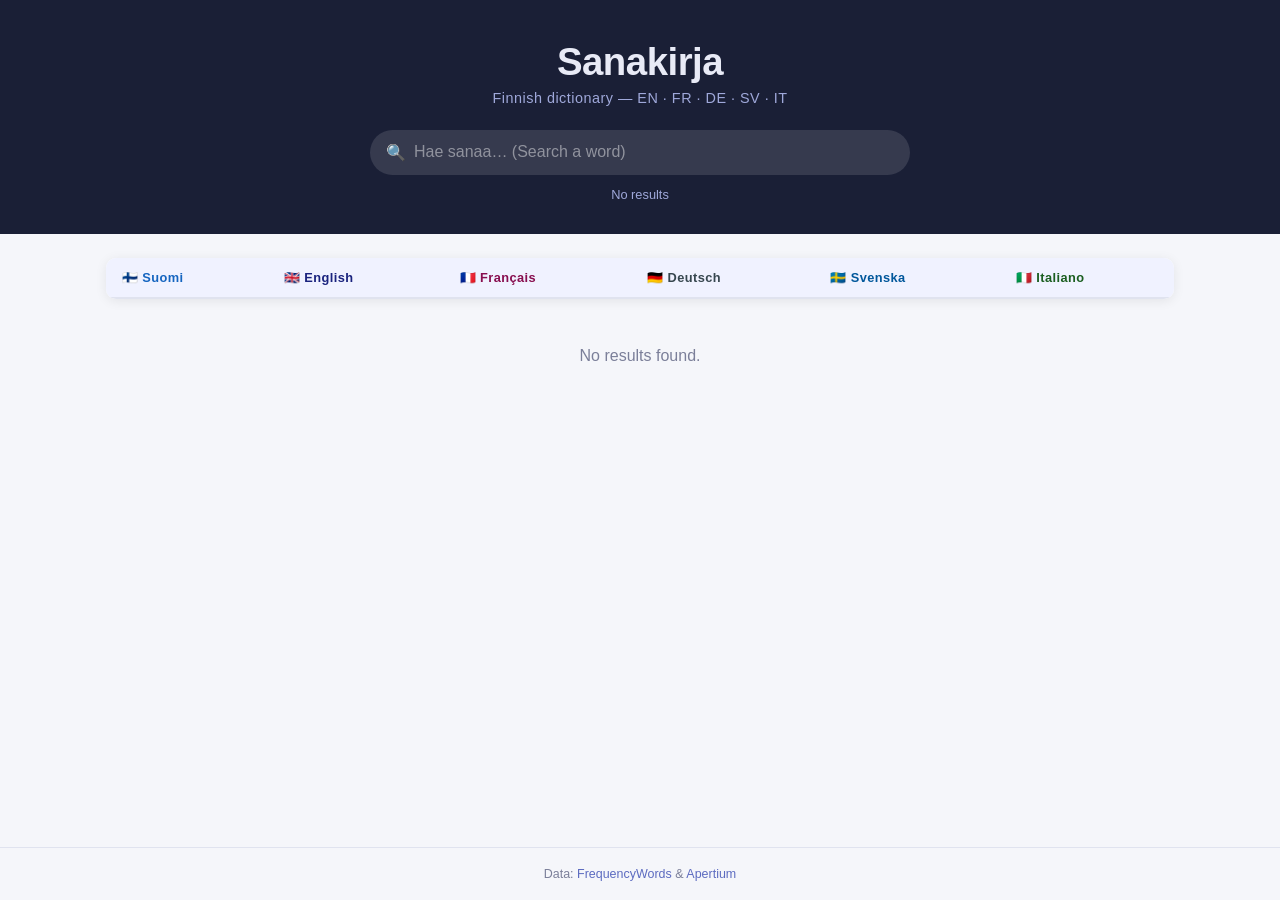
<file: index.html>
<!DOCTYPE html>
<html lang="fi">
<head>
  <meta charset="UTF-8">
  <meta name="viewport" content="width=device-width, initial-scale=1.0">
  <title>Sanakirja</title>
  <link rel="stylesheet" href="style.css">
</head>
<body>
  <header>
    <h1>Sanakirja</h1>
    <p class="subtitle">Finnish dictionary — EN · FR · DE · SV · IT</p>
    <div class="search-wrap">
      <input
        type="search"
        id="search"
        placeholder="Hae sanaa… (Search a word)"
        autocomplete="off"
        spellcheck="false"
      >
    </div>
    <p class="result-count" id="count"></p>
  </header>

  <main>
    <table id="results" aria-label="Dictionary results">
      <thead>
        <tr>
          <th class="lang-fi">🇫🇮 Suomi</th>
          <th class="lang-en">🇬🇧 English</th>
          <th class="lang-fr">🇫🇷 Français</th>
          <th class="lang-de">🇩🇪 Deutsch</th>
          <th class="lang-sv">🇸🇪 Svenska</th>
          <th class="lang-it">🇮🇹 Italiano</th>
        </tr>
      </thead>
      <tbody id="tbody"></tbody>
    </table>
    <p class="empty" id="empty" hidden>No results found.</p>
  </main>

  <footer>
    <p>Data: <a href="https://github.com/hermitdave/FrequencyWords" target="_blank">FrequencyWords</a> &amp; <a href="https://www.apertium.org" target="_blank">Apertium</a></p>
  </footer>

  <script src="app.js"></script>
</body>
</html>
</file>
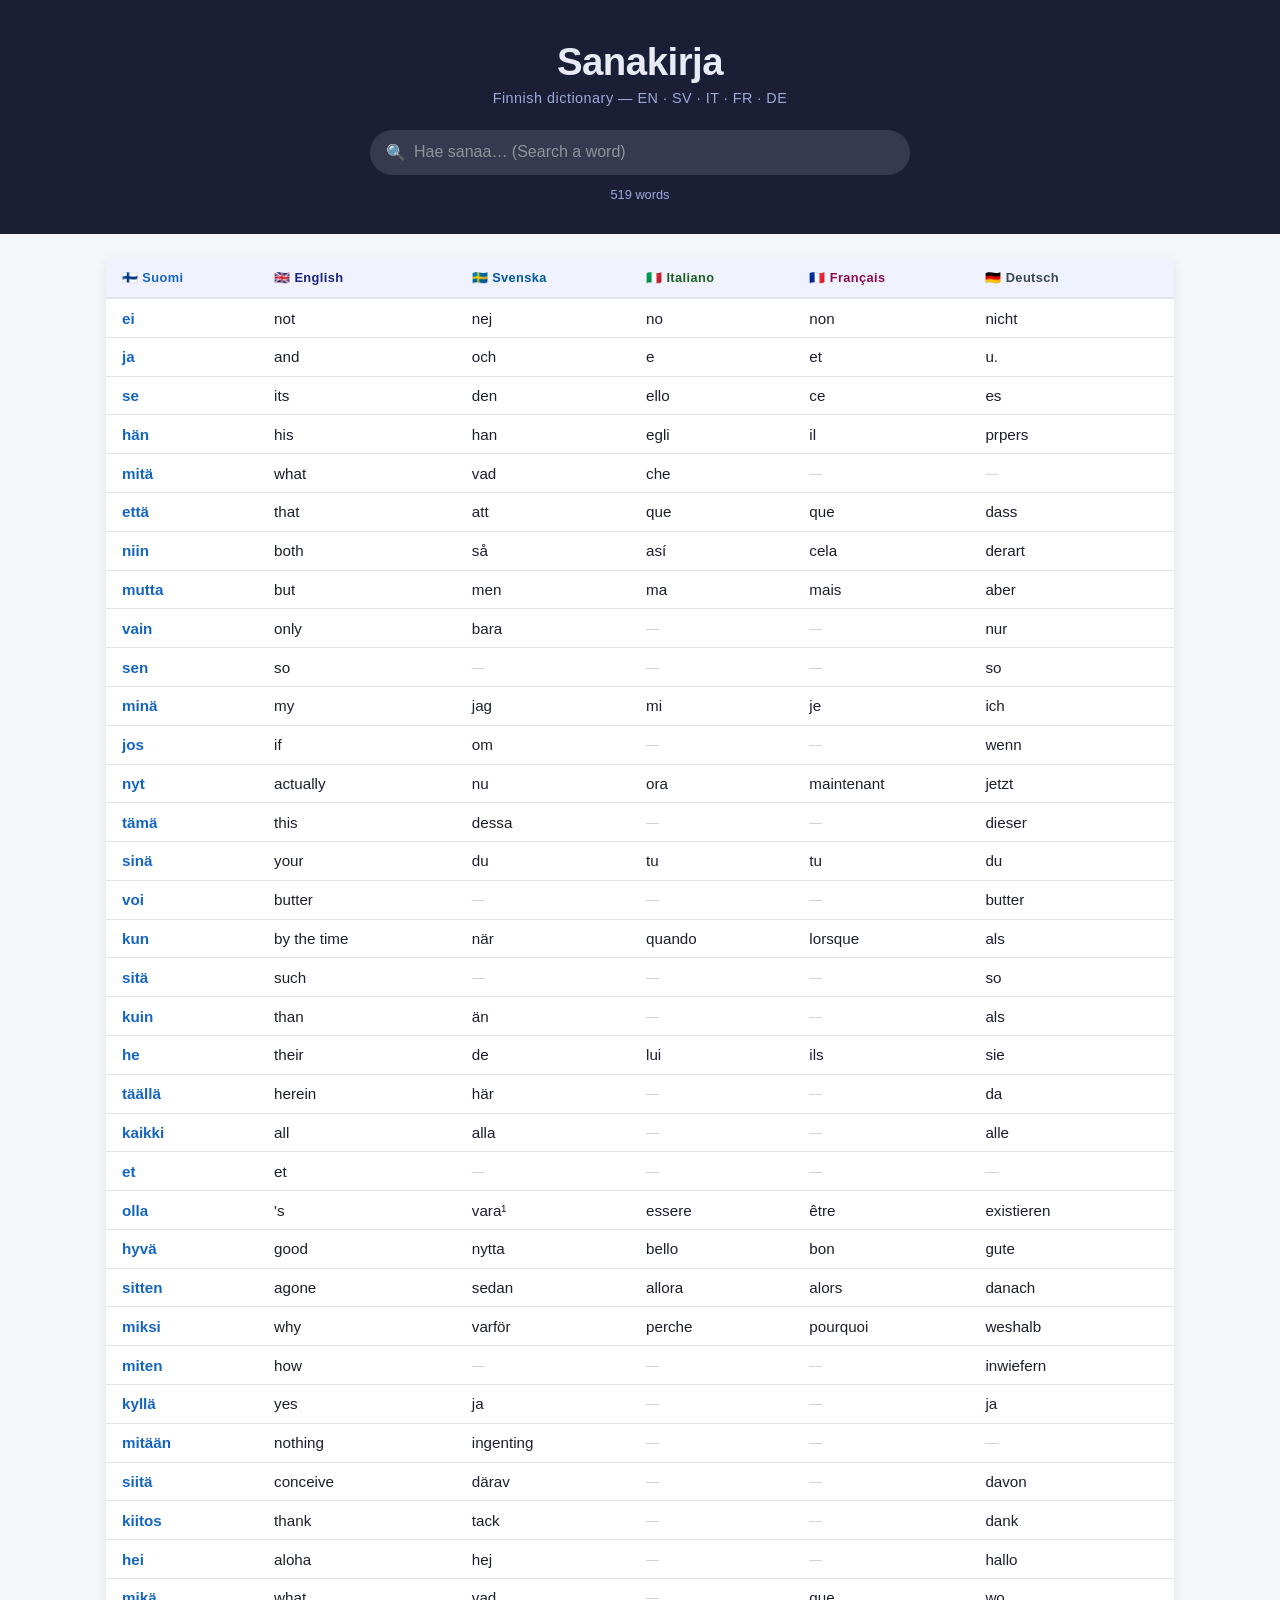
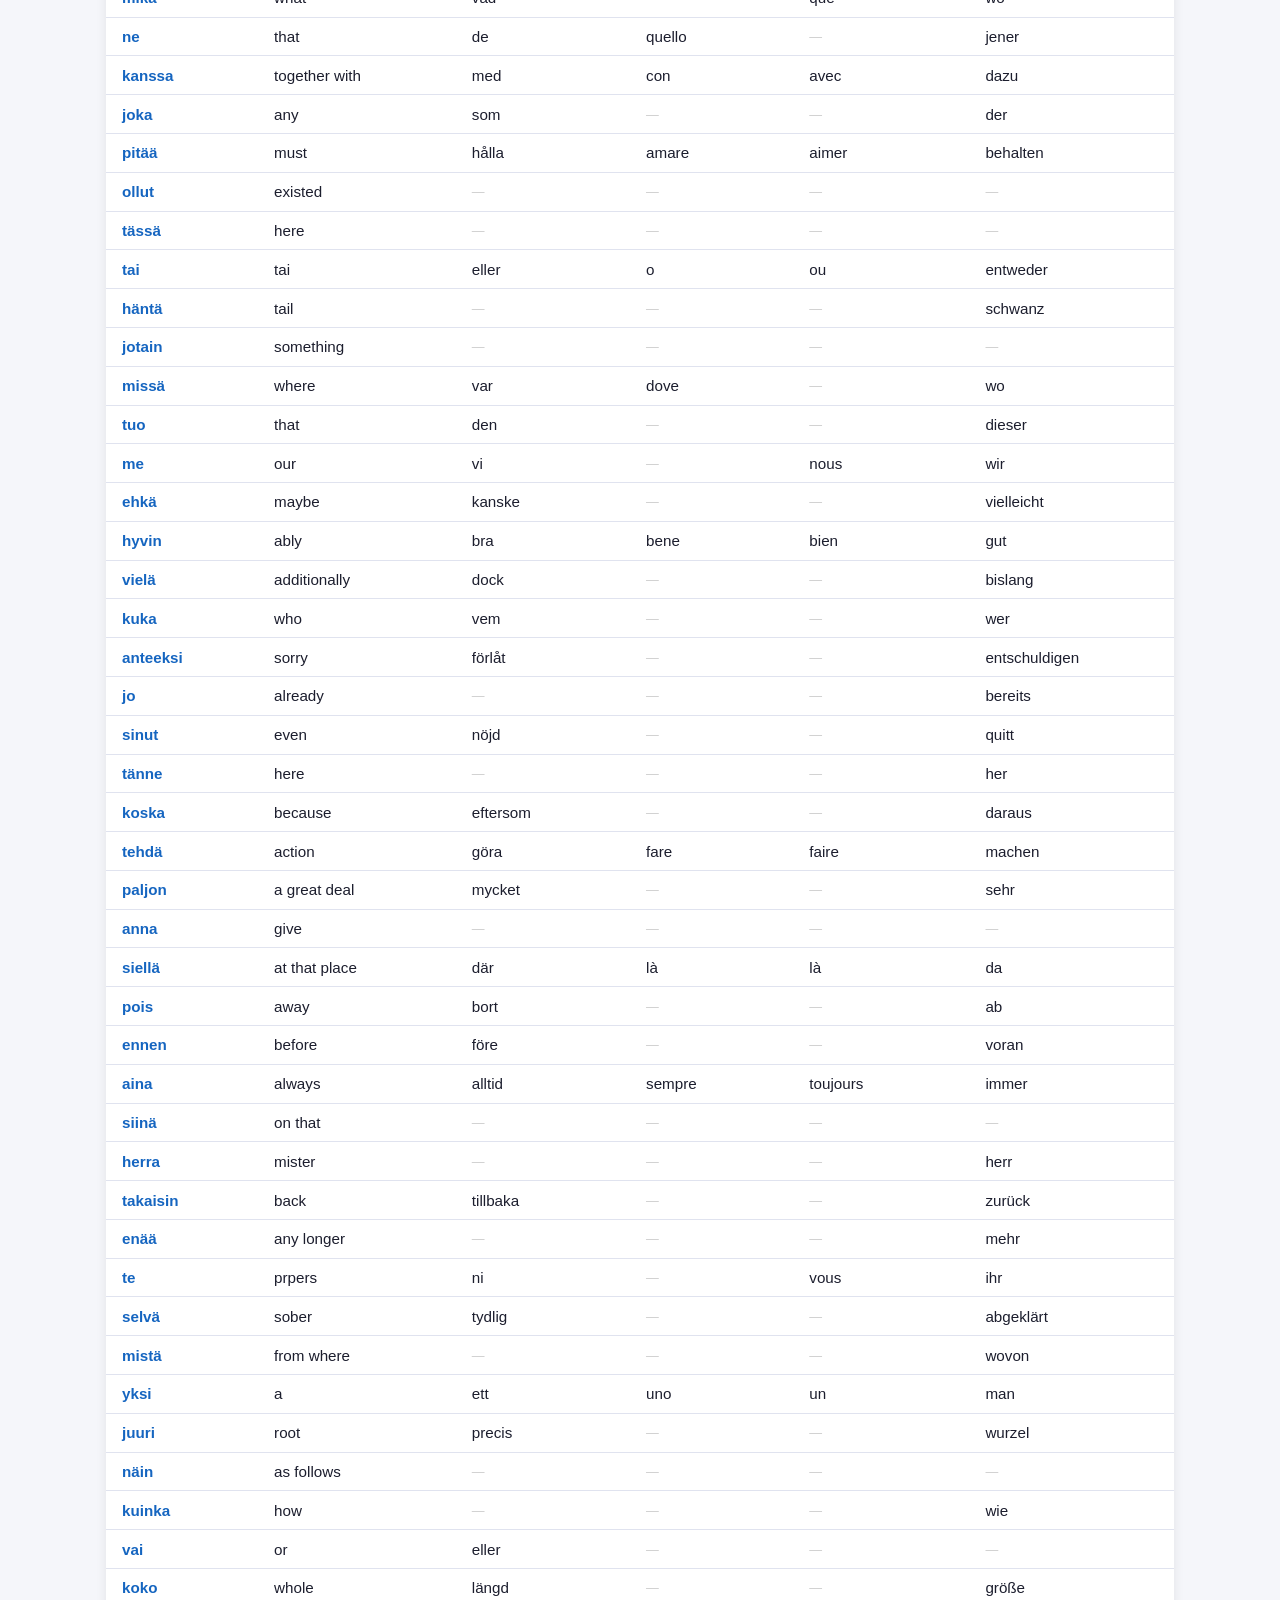
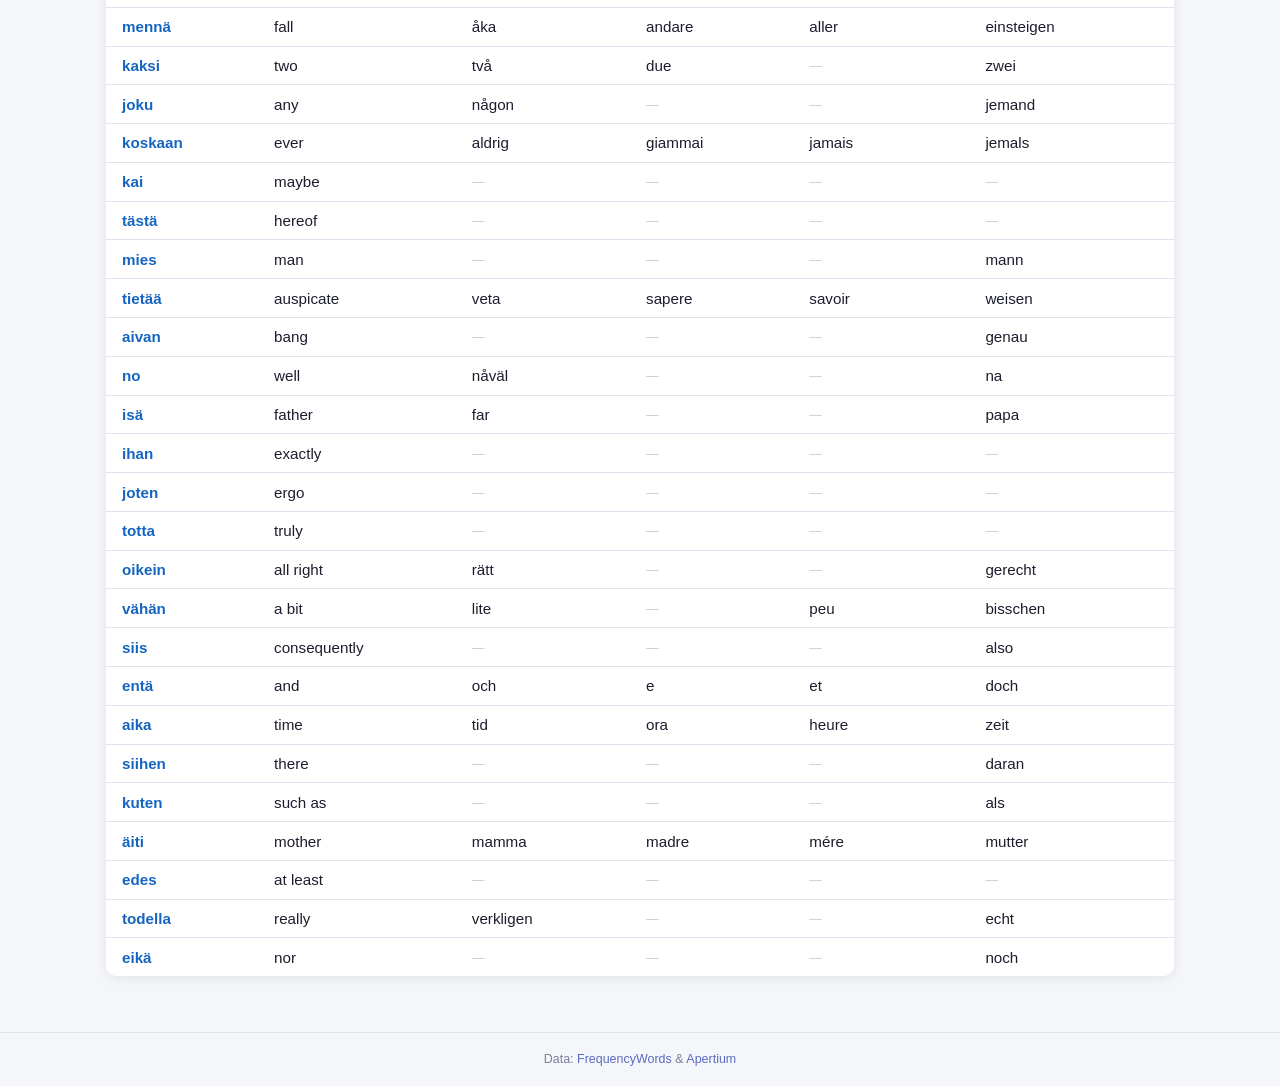
<file: sanakirja/index.html>
<!DOCTYPE html>
<html lang="fi">
<head>
  <meta charset="UTF-8">
  <meta name="viewport" content="width=device-width, initial-scale=1.0">
  <title>Sanakirja</title>
  <link rel="stylesheet" href="style.css">
</head>
<body>
  <header>
    <h1>Sanakirja</h1>
    <p class="subtitle">Finnish dictionary — EN · SV · IT · FR · DE</p>
    <div class="search-wrap">
      <input
        type="search"
        id="search"
        placeholder="Hae sanaa… (Search a word)"
        autocomplete="off"
        spellcheck="false"
      >
    </div>
    <p class="result-count" id="count"></p>
  </header>

  <main>
    <table id="results" aria-label="Dictionary results">
      <thead>
        <tr>
          <th class="lang-fi">🇫🇮 Suomi</th>
          <th class="lang-en">🇬🇧 English</th>
          <th class="lang-sv">🇸🇪 Svenska</th>
          <th class="lang-it">🇮🇹 Italiano</th>
          <th class="lang-fr">🇫🇷 Français</th>
          <th class="lang-de">🇩🇪 Deutsch</th>
        </tr>
      </thead>
      <tbody id="tbody"></tbody>
    </table>
    <p class="empty" id="empty" hidden>No results found.</p>
  </main>

  <footer>
    <p>Data: <a href="https://github.com/hermitdave/FrequencyWords" target="_blank">FrequencyWords</a> &amp; <a href="https://www.apertium.org" target="_blank">Apertium</a></p>
  </footer>

  <script src="app.js"></script>
</body>
</html>
</file>
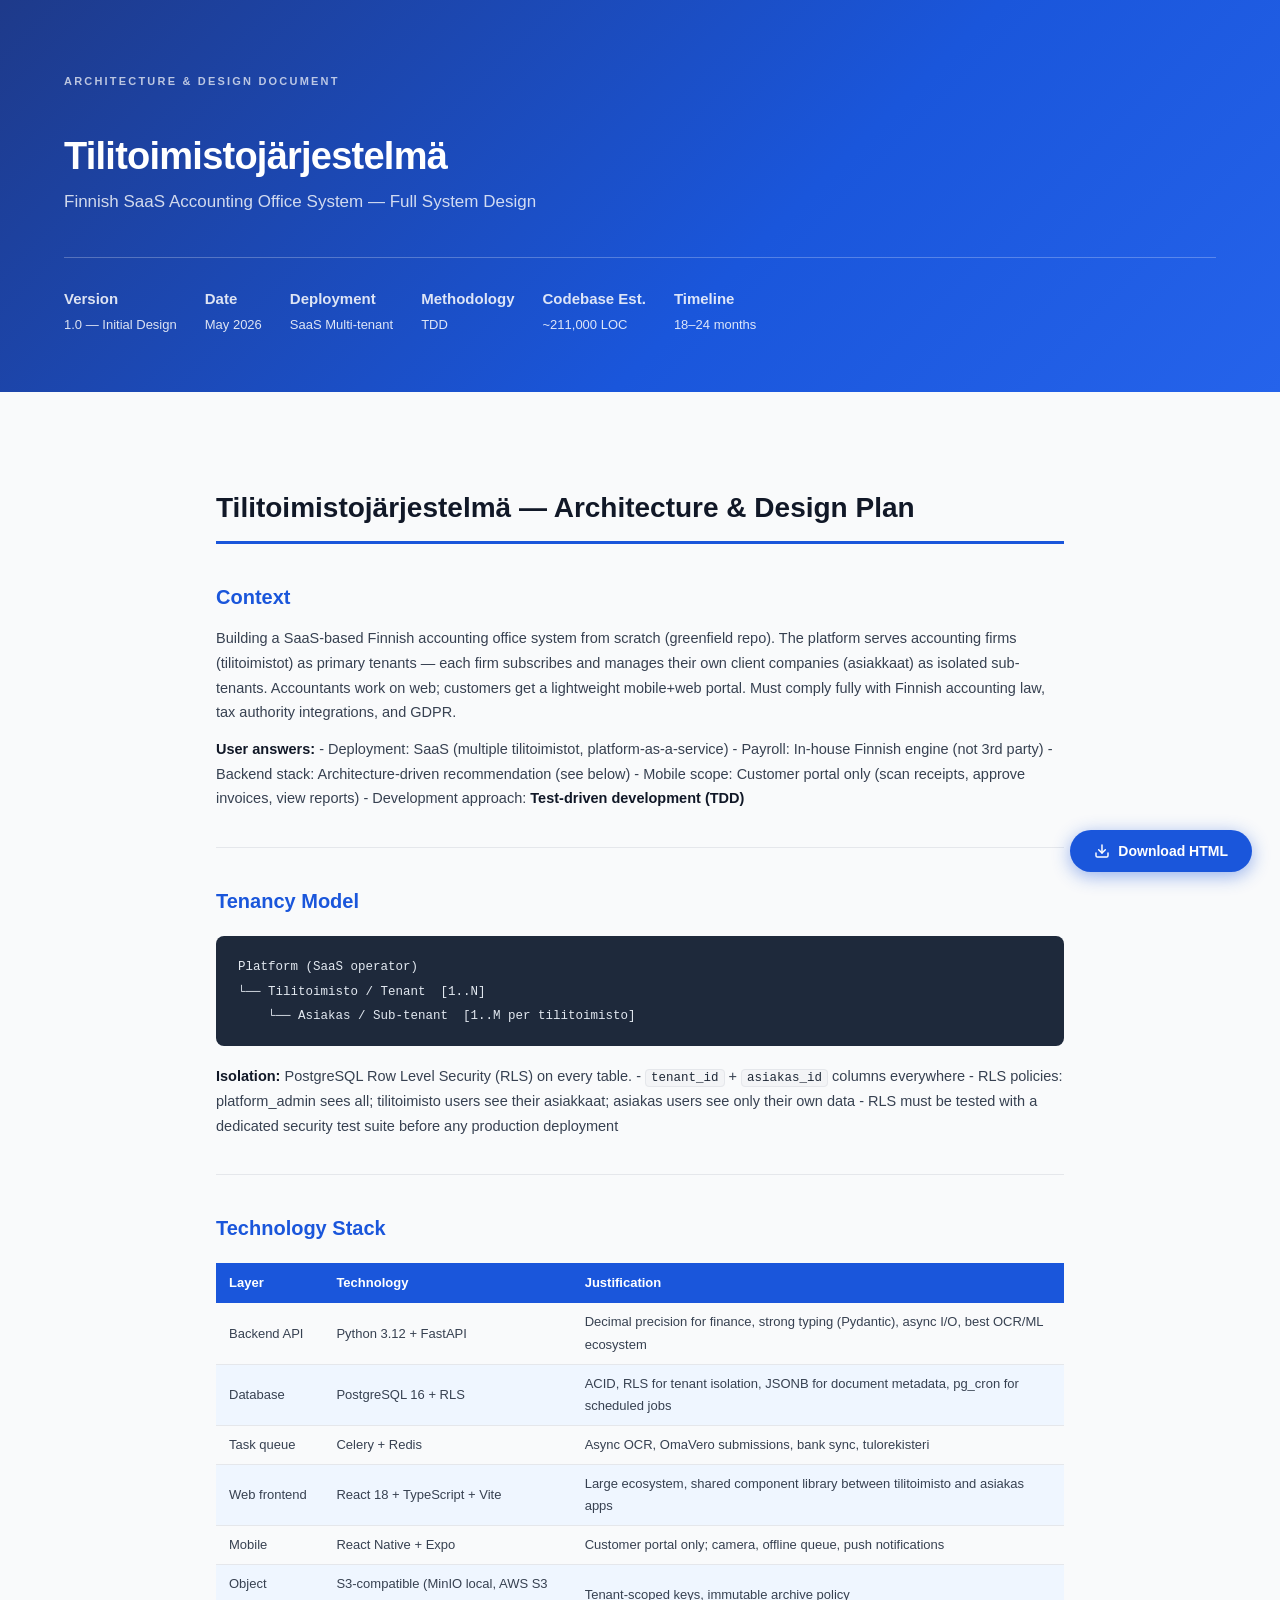
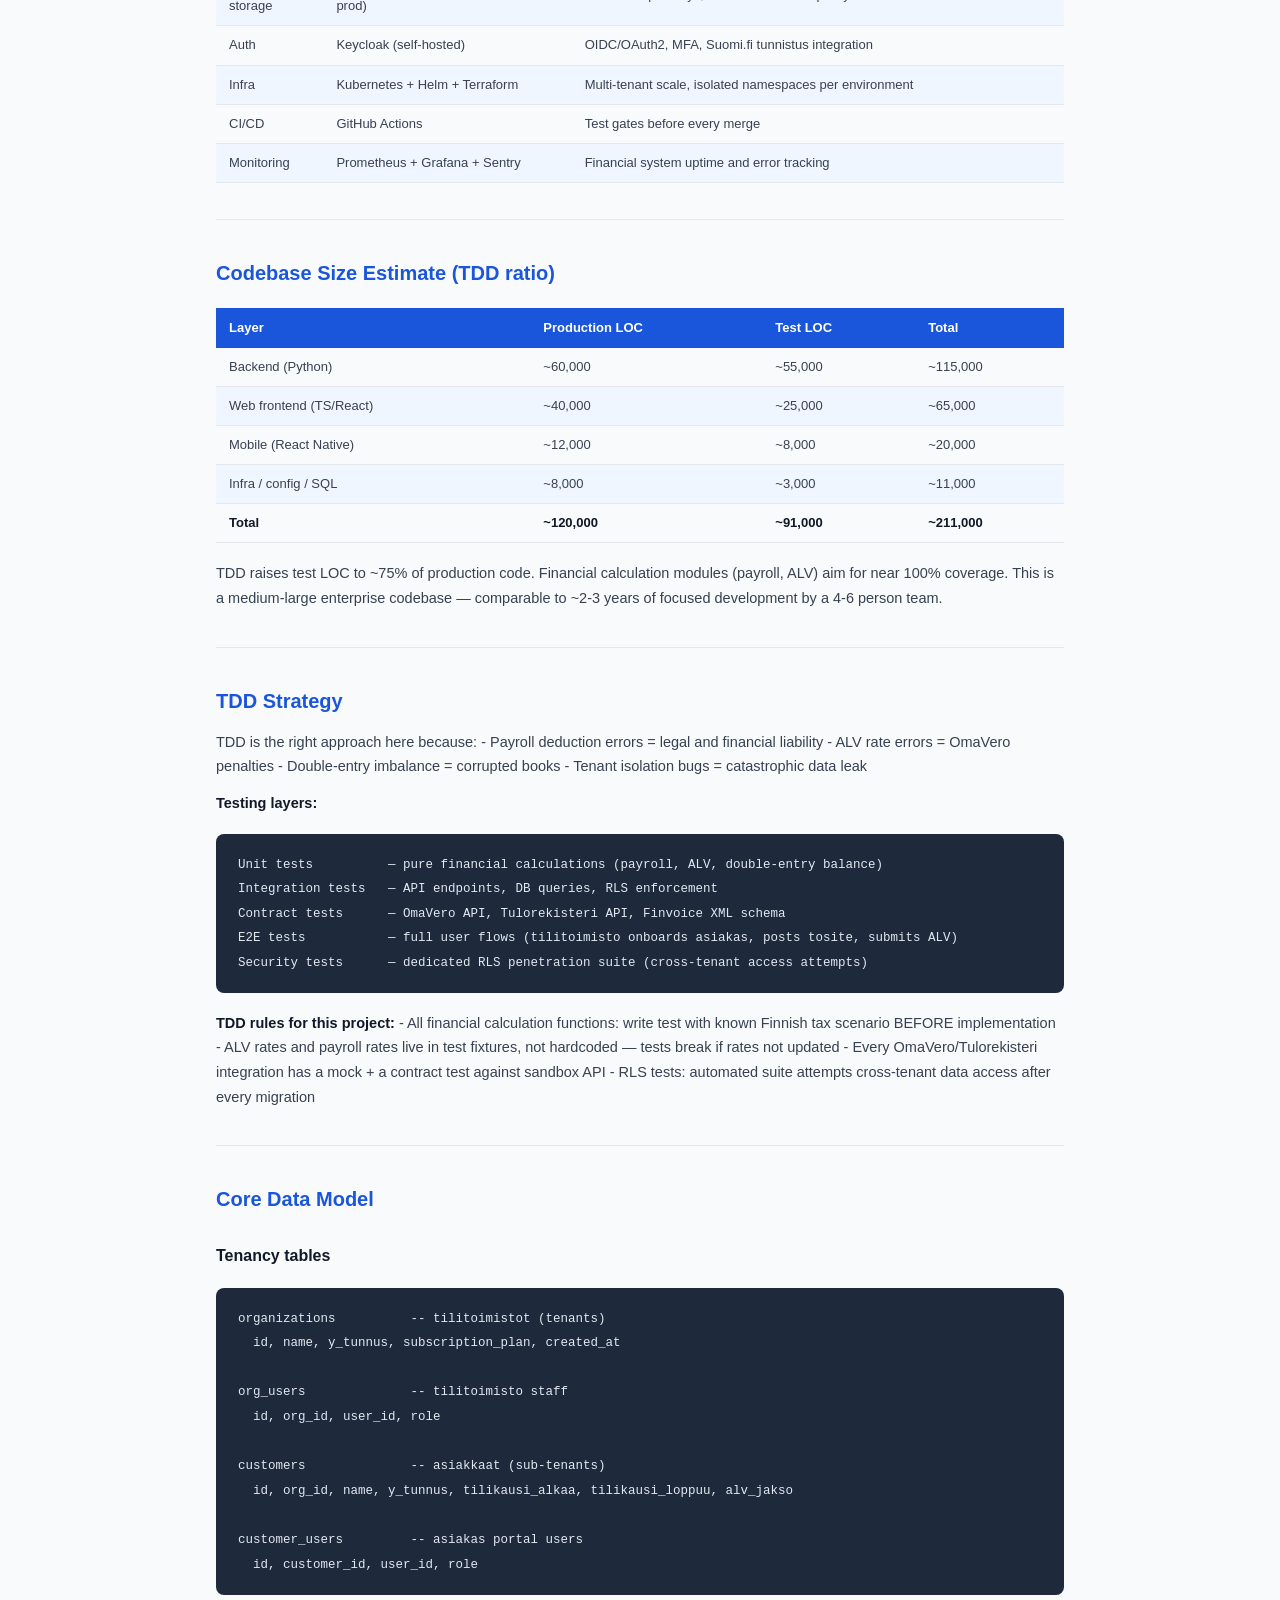
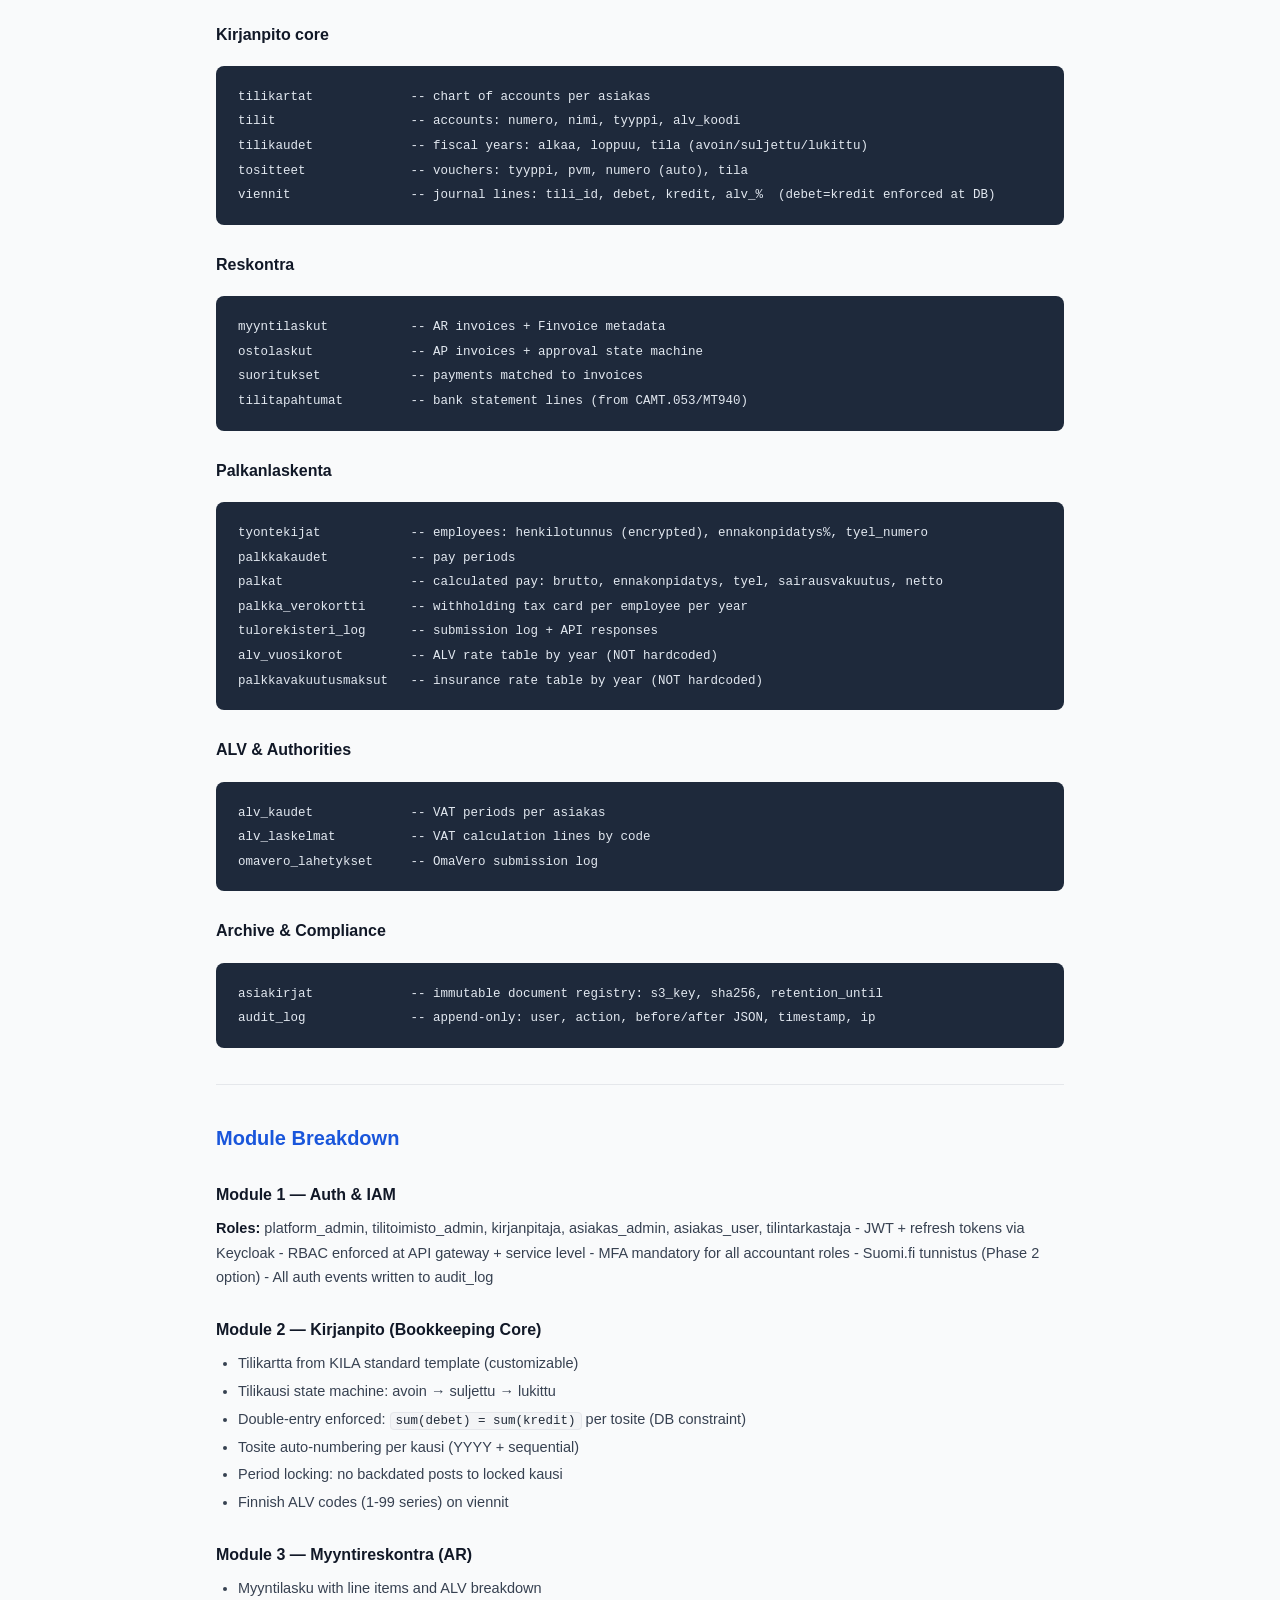
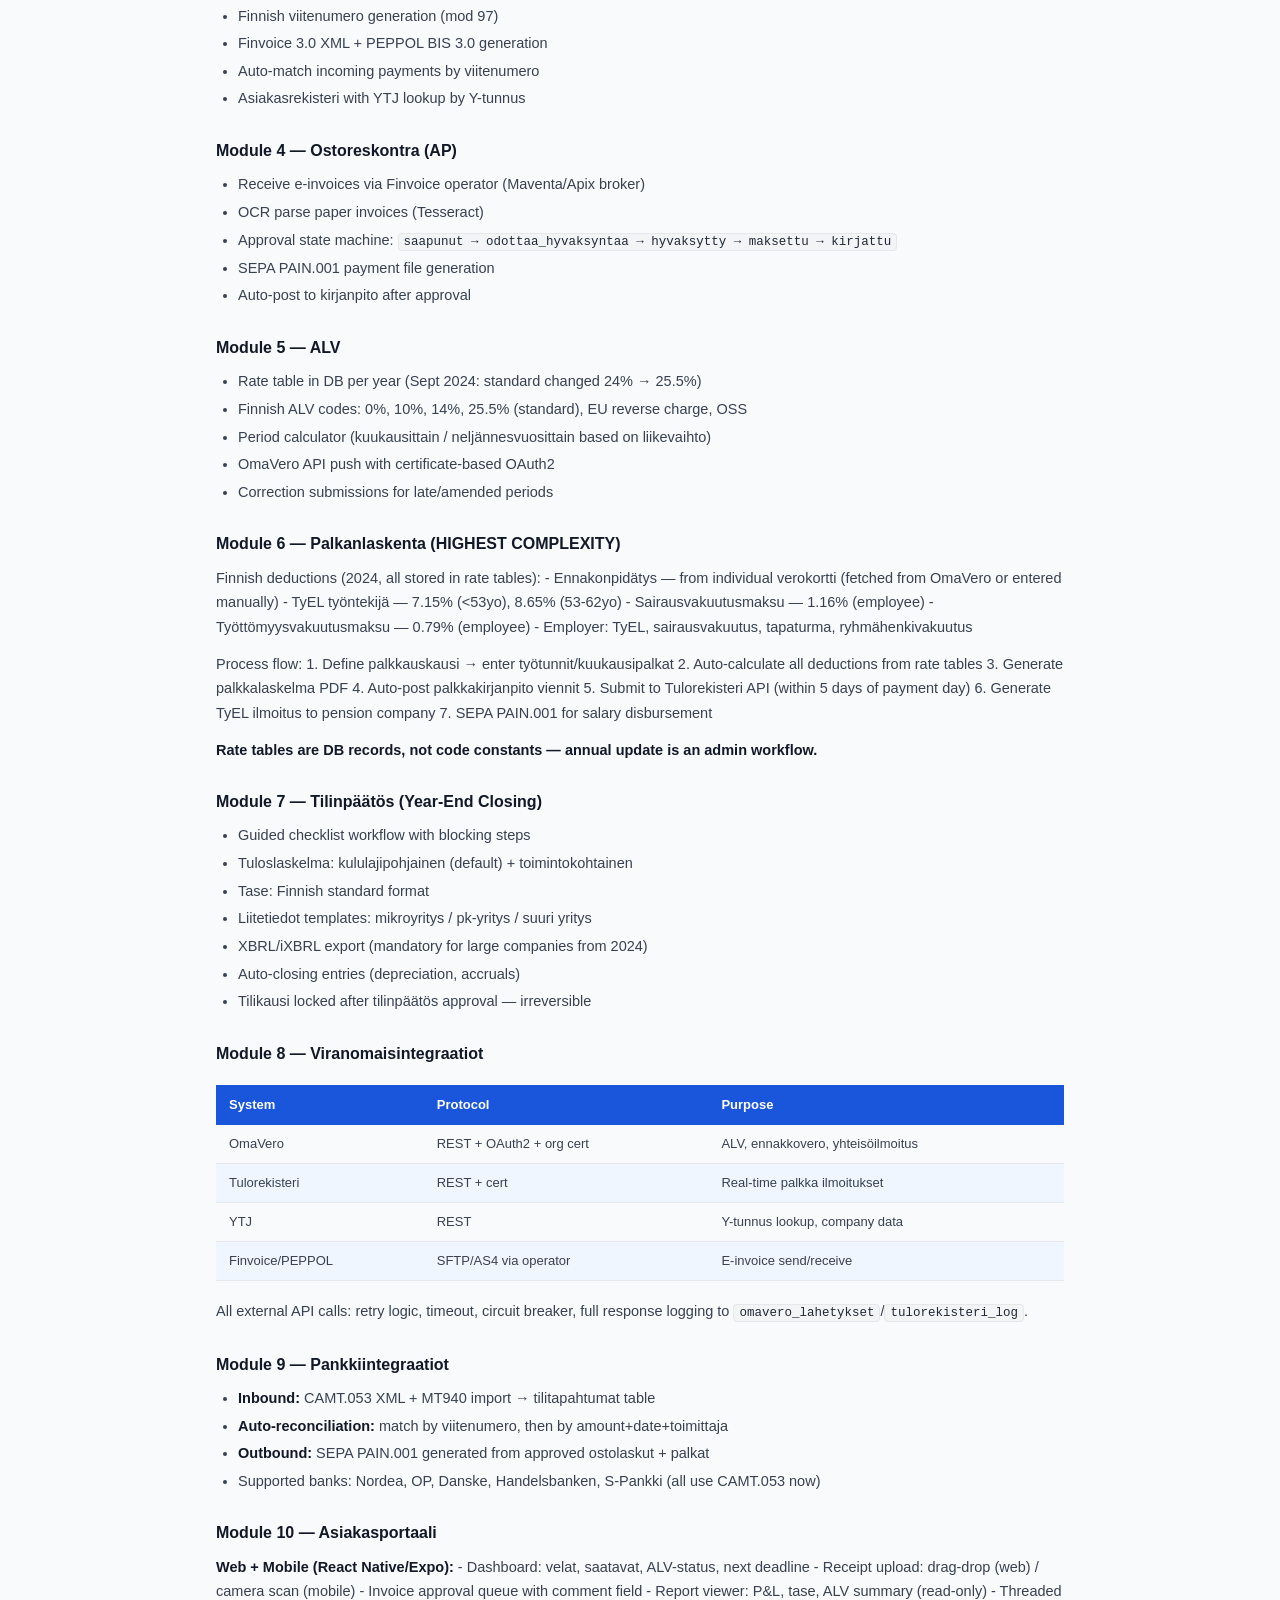
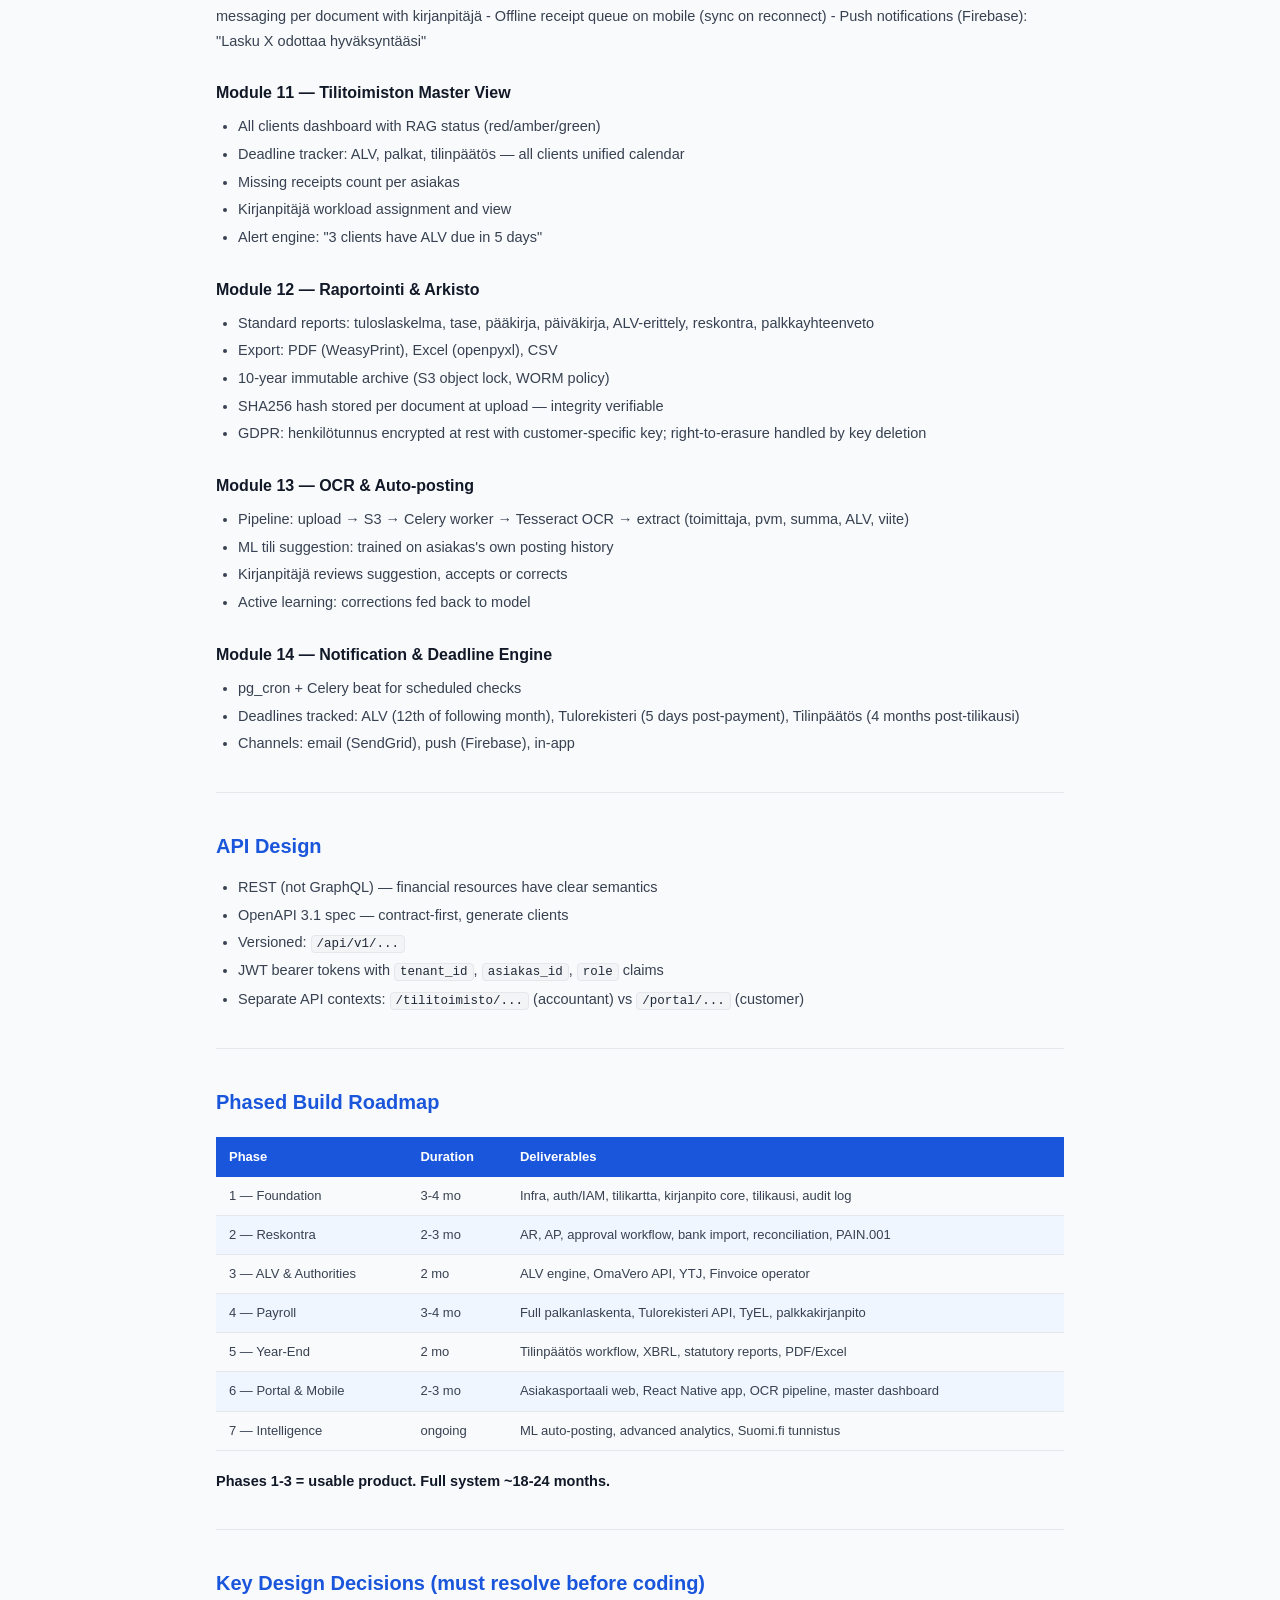
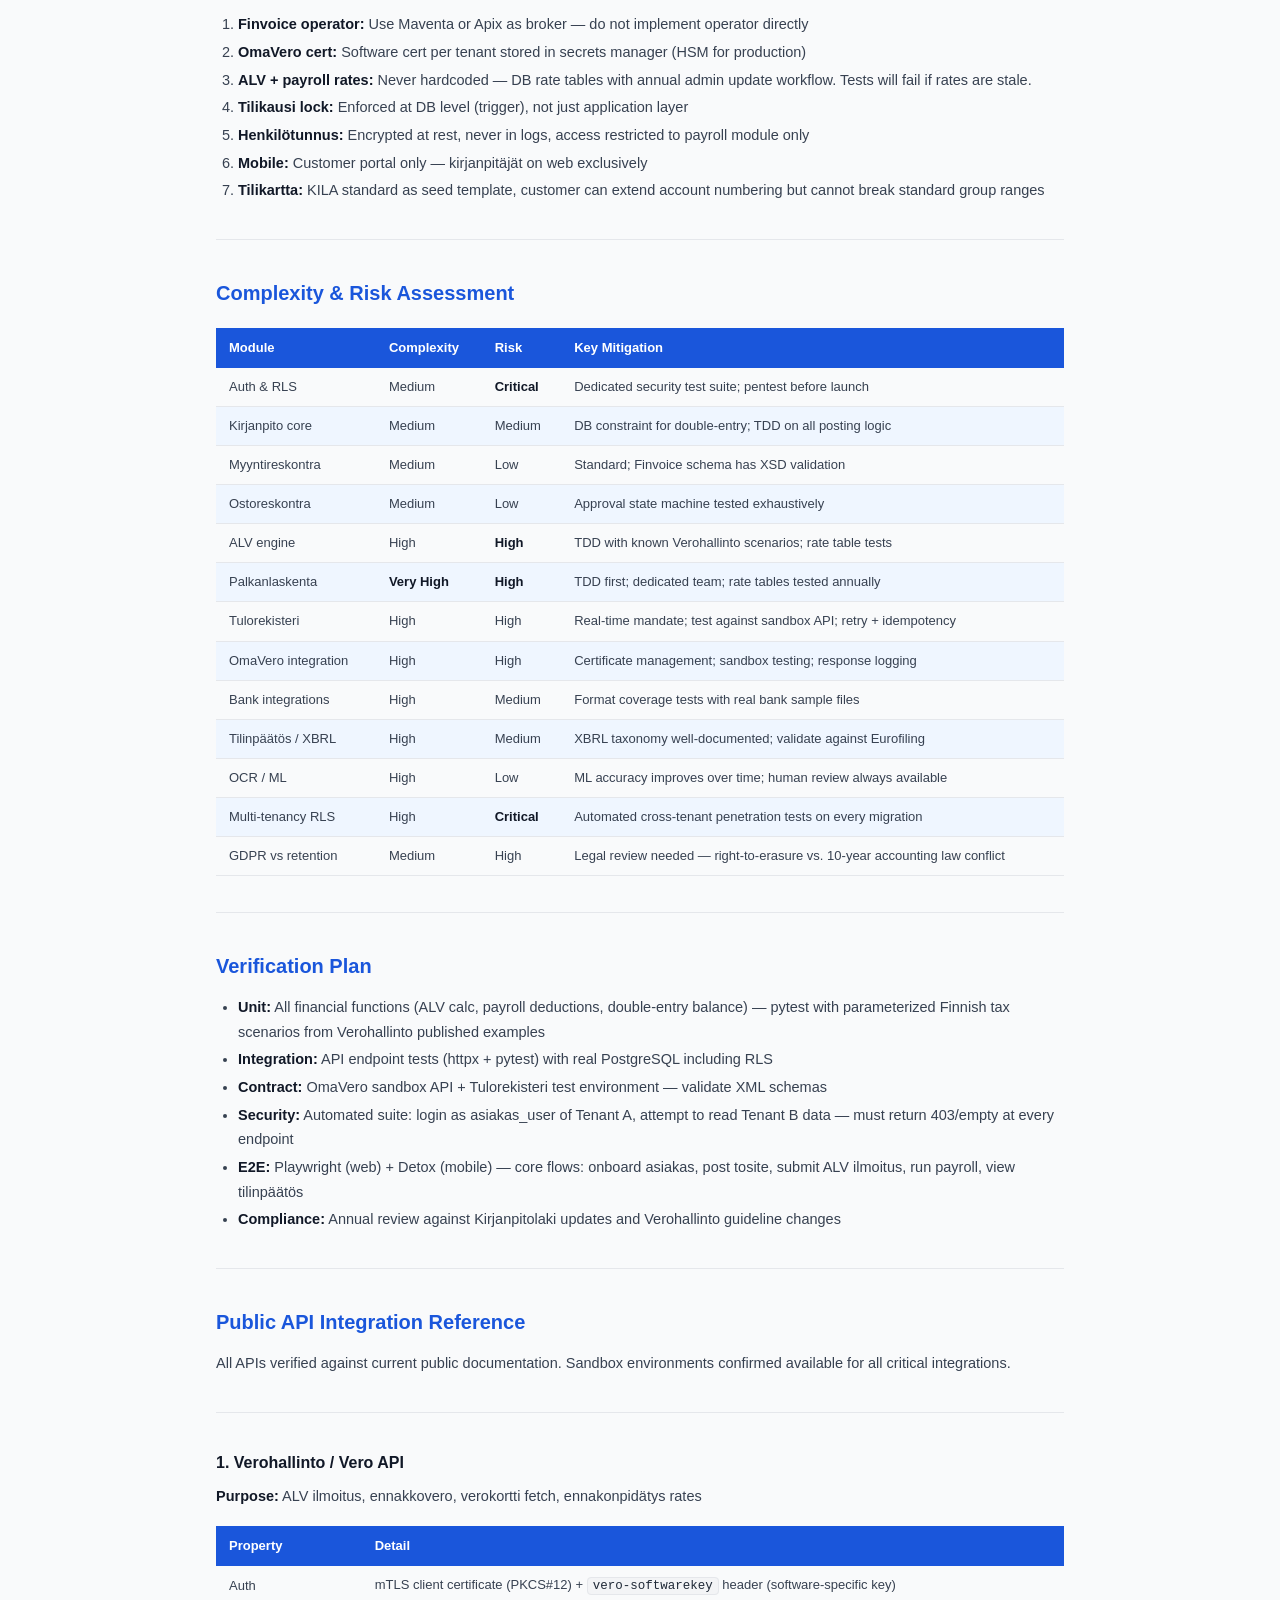
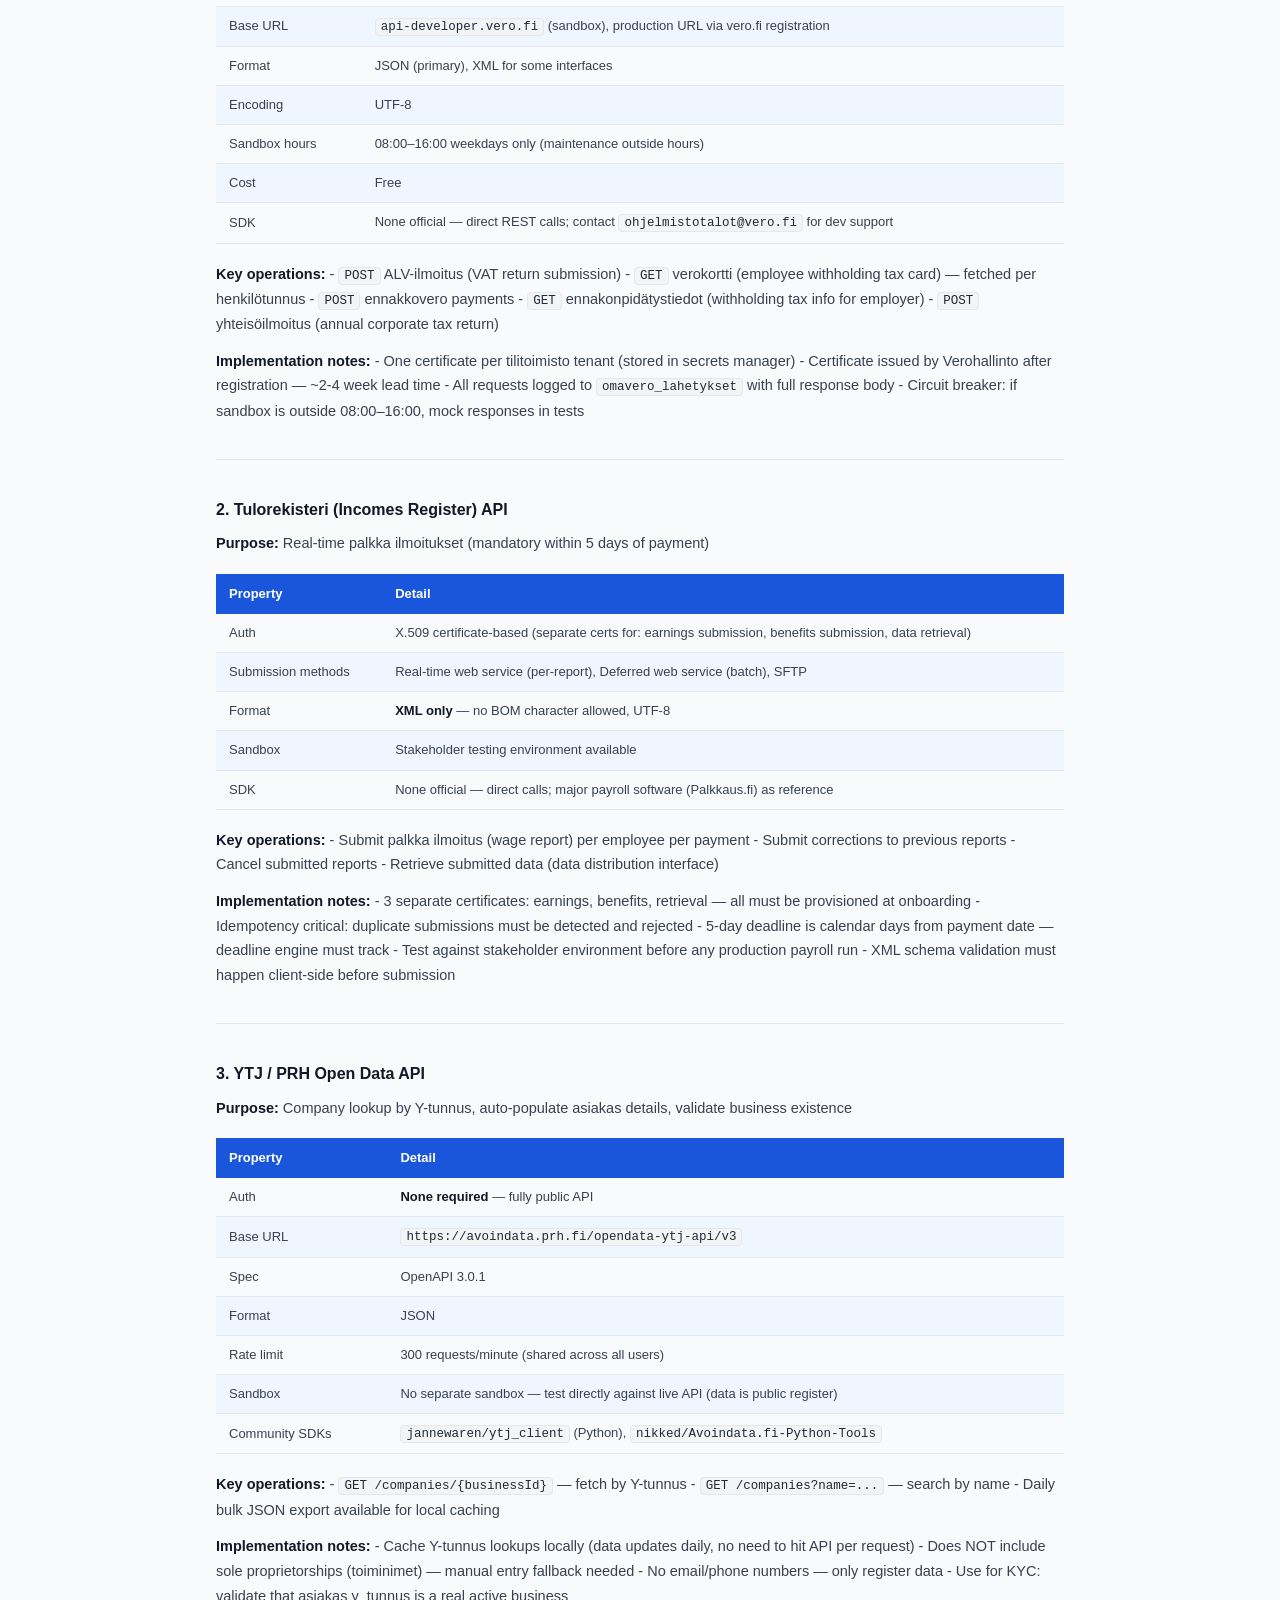
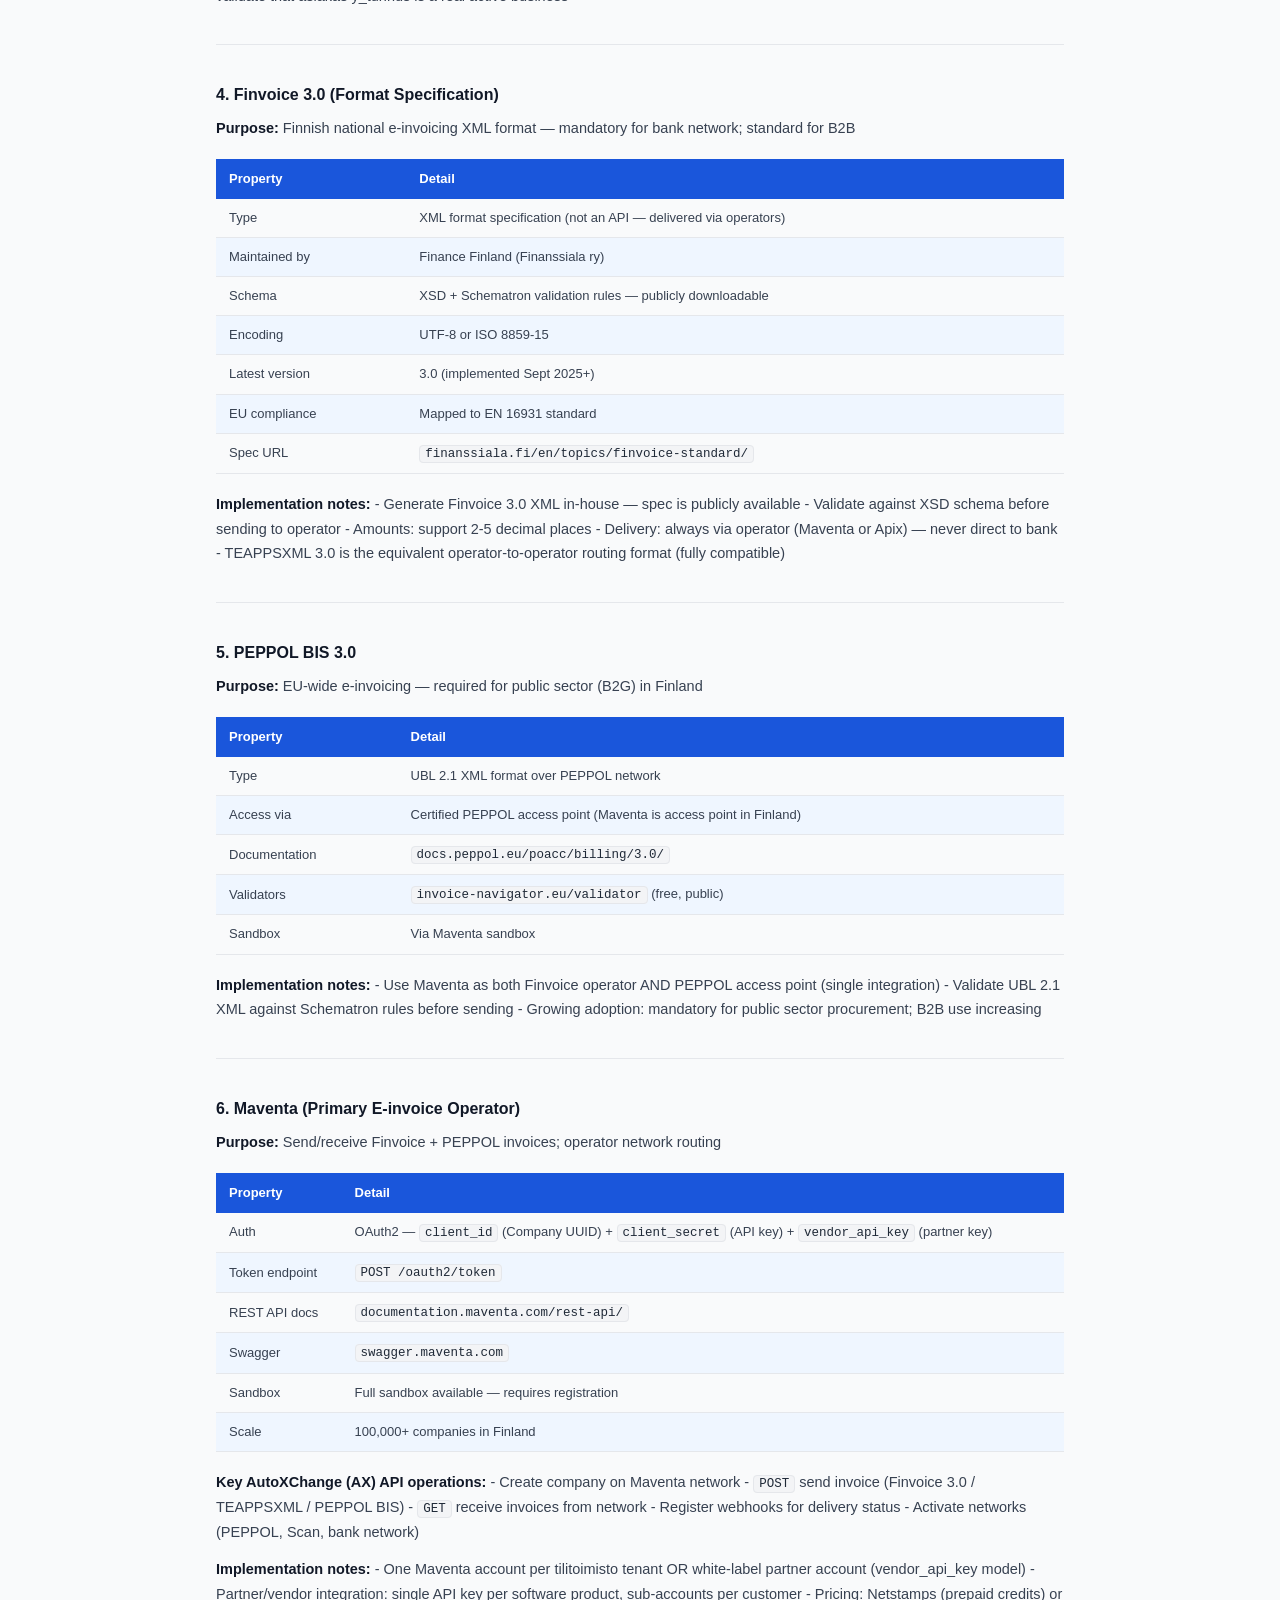
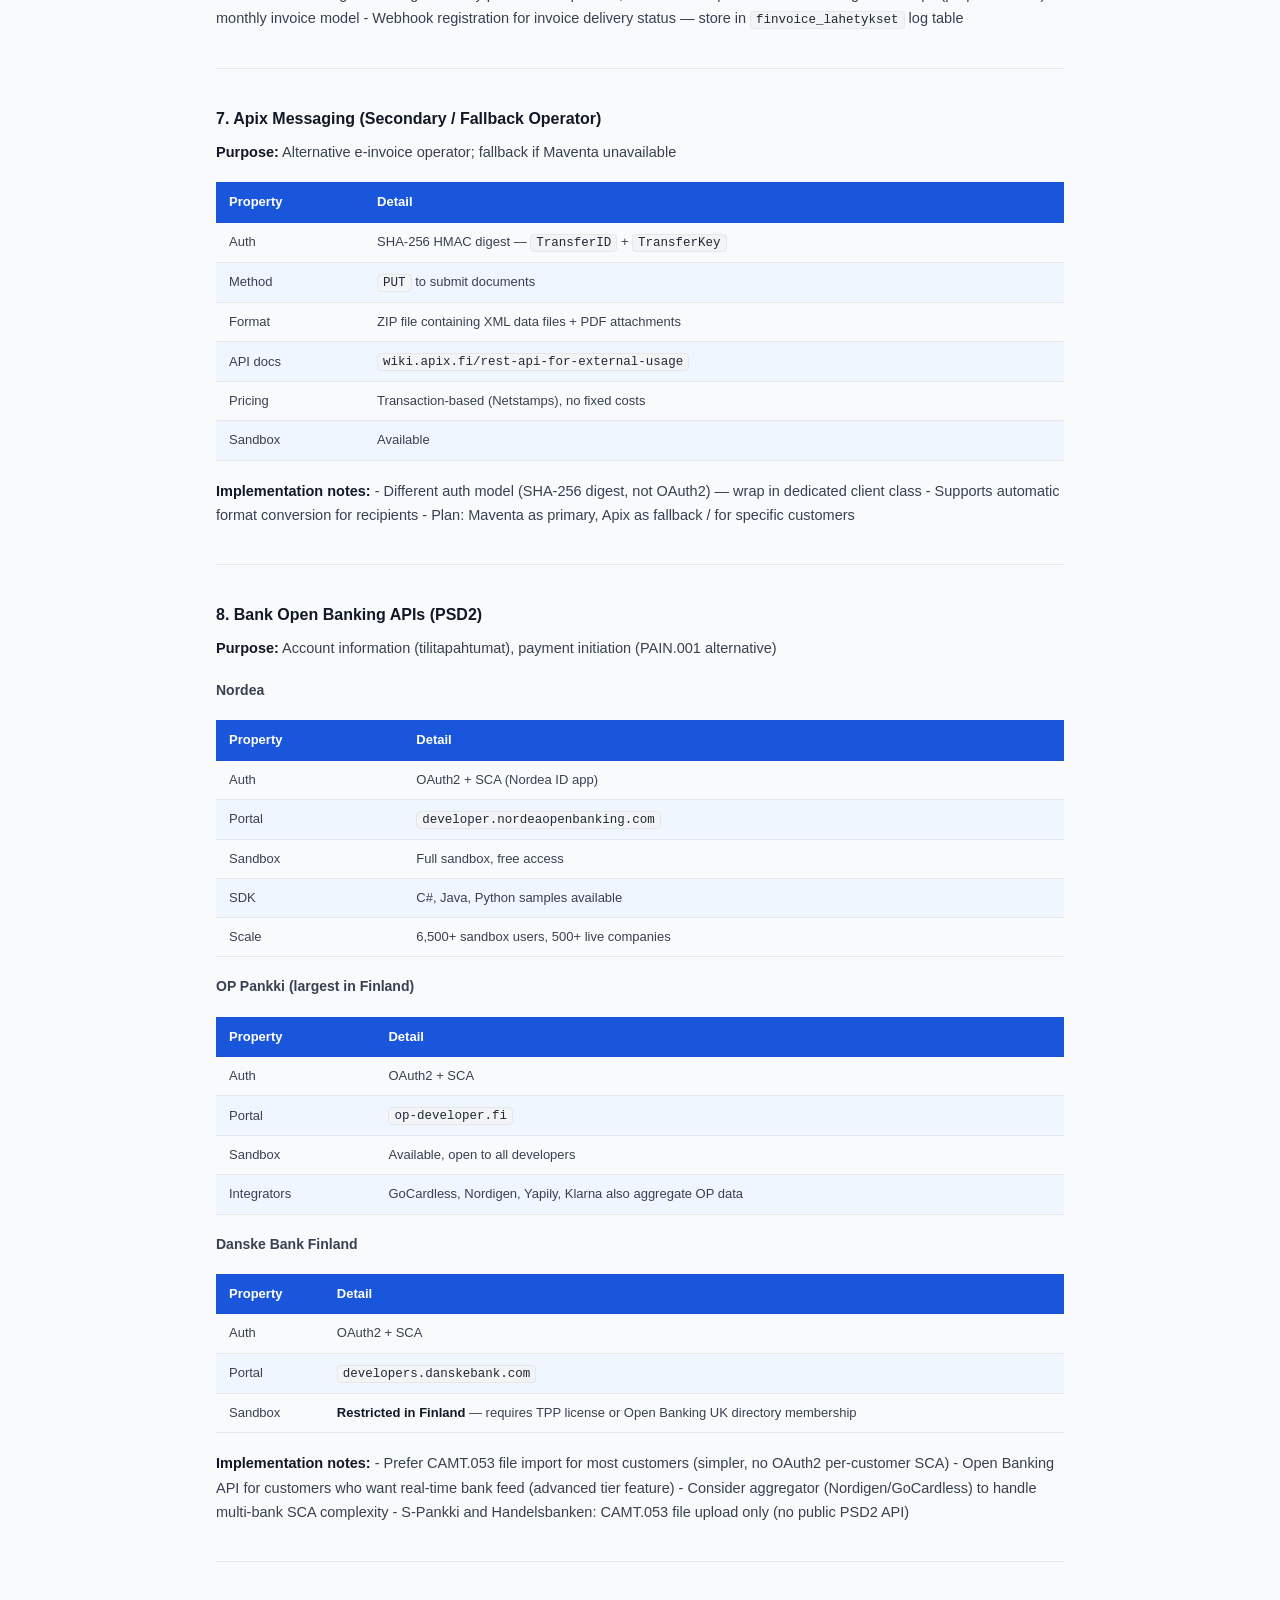
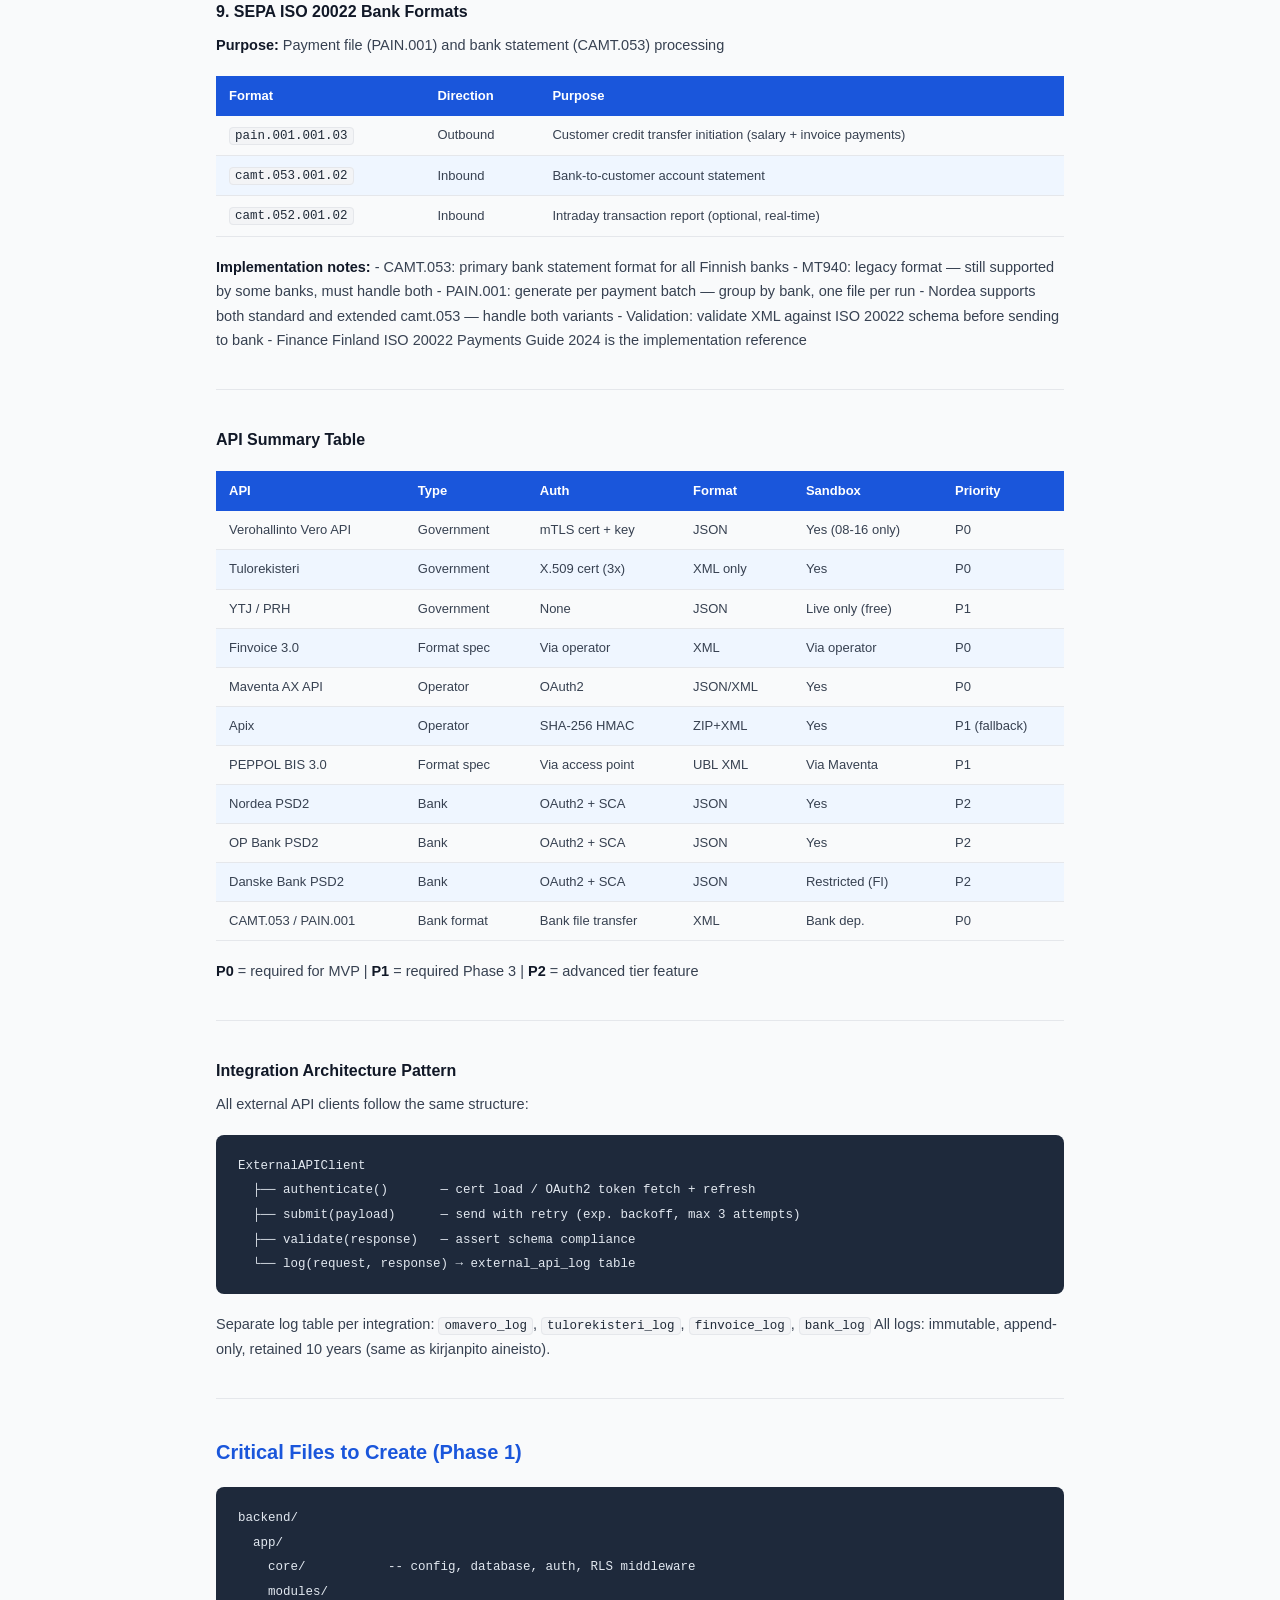
<file: tilitoimistojarjestelma_design.html>
<!DOCTYPE html>
<html lang="fi">
<head>
<meta charset="UTF-8">
<meta name="viewport" content="width=device-width, initial-scale=1.0">
<title>Tilitoimistojärjestelmä — Architecture &amp; Design Plan</title>
<style>

  :root {
    --blue:   #1a56db;
    --dark:   #111827;
    --mid:    #374151;
    --light:  #6b7280;
    --bg:     #f9fafb;
    --border: #e5e7eb;
    --accent: #eff6ff;
  }
  *, *::before, *::after { box-sizing: border-box; margin: 0; padding: 0; }
  body {
    font-family: -apple-system, BlinkMacSystemFont, "Segoe UI", Roboto, sans-serif;
    font-size: 14.5px;
    line-height: 1.7;
    color: var(--dark);
    background: var(--bg);
  }
  .content {
    max-width: 960px;
    margin: 0 auto;
    padding: 48px 56px 80px;
  }
  h1 {
    font-size: 28px; font-weight: 800; color: var(--dark);
    margin: 44px 0 14px; padding-bottom: 10px;
    border-bottom: 3px solid var(--blue);
  }
  h2 { font-size: 20px; font-weight: 700; color: var(--blue); margin: 36px 0 12px; }
  h3 { font-size: 16px; font-weight: 700; color: var(--dark); margin: 26px 0 8px; }
  h4 { font-size: 14px; font-weight: 700; color: var(--mid); margin: 18px 0 6px; }
  p  { margin-bottom: 12px; color: var(--mid); }
  ul, ol { padding-left: 22px; margin-bottom: 12px; color: var(--mid); }
  li { margin-bottom: 3px; }
  strong { color: var(--dark); font-weight: 600; }
  code {
    font-family: "SF Mono", "Fira Code", Consolas, monospace;
    font-size: 12.5px;
    background: #f3f4f6;
    border: 1px solid var(--border);
    border-radius: 4px;
    padding: 1px 5px;
    color: #1f2937;
  }
  pre {
    background: #1e293b;
    border-radius: 8px;
    padding: 18px 22px;
    overflow-x: auto;
    margin: 18px 0;
  }
  pre code { background: none; border: none; color: #e2e8f0; font-size: 12.5px; padding: 0; }
  table { width: 100%; border-collapse: collapse; margin: 18px 0; font-size: 13px; }
  thead { background: var(--blue); color: white; }
  th { padding: 9px 13px; text-align: left; font-weight: 600; }
  td { padding: 8px 13px; border-bottom: 1px solid var(--border); color: var(--mid); }
  tr:nth-child(even) td { background: var(--accent); }
  hr { border: none; border-top: 1px solid var(--border); margin: 36px 0; }


  /* ── Cover ── */
  .cover {
    background: linear-gradient(135deg, #1e3a8a 0%, #1a56db 60%, #2563eb 100%);
    color: white;
    padding: 72px 64px 56px;
  }
  .cover .label {
    font-size: 11px; font-weight: 700; letter-spacing: 0.2em;
    text-transform: uppercase; opacity: 0.7; margin-bottom: 20px;
  }
  .cover h1 {
    font-size: 38px; font-weight: 800; line-height: 1.15;
    margin-bottom: 10px; letter-spacing: -0.02em;
    border-bottom: none; color: white; padding-bottom: 0;
  }
  .cover .subtitle { font-size: 17px; opacity: 0.8; margin-bottom: 0; }
  .cover .meta {
    display: flex; gap: 28px; flex-wrap: wrap;
    margin-top: 40px; padding-top: 28px;
    border-top: 1px solid rgba(255,255,255,0.25);
  }
  .cover .meta-item { font-size: 13px; opacity: 0.85; }
  .cover .meta-item strong { display: block; font-size: 15px; opacity: 1; margin-bottom: 2px; color: white; }

  /* ── Download button ── */
  #dl-btn {
    position: fixed; bottom: 28px; right: 28px;
    background: var(--blue); color: white;
    border: none; border-radius: 50px;
    padding: 13px 24px; font-size: 14px; font-weight: 600;
    cursor: pointer; box-shadow: 0 4px 18px rgba(26,86,219,0.45);
    display: flex; align-items: center; gap: 8px;
    transition: background 0.15s, transform 0.15s;
    z-index: 999;
    text-decoration: none;
  }
  #dl-btn:hover { background: #1e40af; transform: translateY(-2px); }
  #dl-btn svg { width: 16px; height: 16px; fill: none; stroke: white; stroke-width: 2.2; stroke-linecap: round; stroke-linejoin: round; }

  @media print { #dl-btn { display: none; } }
</style>
</head>
<body>

<!-- Download button -->
<button id="dl-btn" onclick="downloadHTML()" title="Download this document">
  <svg viewBox="0 0 24 24"><path d="M21 15v4a2 2 0 0 1-2 2H5a2 2 0 0 1-2-2v-4"/><polyline points="7 10 12 15 17 10"/><line x1="12" y1="15" x2="12" y2="3"/></svg>
  Download HTML
</button>

<div class="cover">
  <div class="label">Architecture &amp; Design Document</div>
  <h1>Tilitoimistojärjestelmä</h1>
  <div class="subtitle">Finnish SaaS Accounting Office System — Full System Design</div>
  <div class="meta">
    <div class="meta-item"><strong>Version</strong>1.0 — Initial Design</div>
    <div class="meta-item"><strong>Date</strong>May 2026</div>
    <div class="meta-item"><strong>Deployment</strong>SaaS Multi-tenant</div>
    <div class="meta-item"><strong>Methodology</strong>TDD</div>
    <div class="meta-item"><strong>Codebase Est.</strong>~211,000 LOC</div>
    <div class="meta-item"><strong>Timeline</strong>18–24 months</div>
  </div>
</div>

<div class="content">
<h1 id="tilitoimistojarjestelma-architecture-design-plan">Tilitoimistojärjestelmä — Architecture &amp; Design Plan</h1>
<h2 id="context">Context</h2>
<p>Building a SaaS-based Finnish accounting office system from scratch (greenfield repo). The platform serves accounting firms (tilitoimistot) as primary tenants — each firm subscribes and manages their own client companies (asiakkaat) as isolated sub-tenants. Accountants work on web; customers get a lightweight mobile+web portal. Must comply fully with Finnish accounting law, tax authority integrations, and GDPR.</p>
<p><strong>User answers:</strong>
- Deployment: SaaS (multiple tilitoimistot, platform-as-a-service)
- Payroll: In-house Finnish engine (not 3rd party)
- Backend stack: Architecture-driven recommendation (see below)
- Mobile scope: Customer portal only (scan receipts, approve invoices, view reports)
- Development approach: <strong>Test-driven development (TDD)</strong></p>
<hr />
<h2 id="tenancy-model">Tenancy Model</h2>
<pre><code>Platform (SaaS operator)
└── Tilitoimisto / Tenant  [1..N]
    └── Asiakas / Sub-tenant  [1..M per tilitoimisto]
</code></pre>
<p><strong>Isolation:</strong> PostgreSQL Row Level Security (RLS) on every table.
- <code>tenant_id</code> + <code>asiakas_id</code> columns everywhere
- RLS policies: platform_admin sees all; tilitoimisto users see their asiakkaat; asiakas users see only their own data
- RLS must be tested with a dedicated security test suite before any production deployment</p>
<hr />
<h2 id="technology-stack">Technology Stack</h2>
<table>
<thead>
<tr>
<th>Layer</th>
<th>Technology</th>
<th>Justification</th>
</tr>
</thead>
<tbody>
<tr>
<td>Backend API</td>
<td>Python 3.12 + FastAPI</td>
<td>Decimal precision for finance, strong typing (Pydantic), async I/O, best OCR/ML ecosystem</td>
</tr>
<tr>
<td>Database</td>
<td>PostgreSQL 16 + RLS</td>
<td>ACID, RLS for tenant isolation, JSONB for document metadata, pg_cron for scheduled jobs</td>
</tr>
<tr>
<td>Task queue</td>
<td>Celery + Redis</td>
<td>Async OCR, OmaVero submissions, bank sync, tulorekisteri</td>
</tr>
<tr>
<td>Web frontend</td>
<td>React 18 + TypeScript + Vite</td>
<td>Large ecosystem, shared component library between tilitoimisto and asiakas apps</td>
</tr>
<tr>
<td>Mobile</td>
<td>React Native + Expo</td>
<td>Customer portal only; camera, offline queue, push notifications</td>
</tr>
<tr>
<td>Object storage</td>
<td>S3-compatible (MinIO local, AWS S3 prod)</td>
<td>Tenant-scoped keys, immutable archive policy</td>
</tr>
<tr>
<td>Auth</td>
<td>Keycloak (self-hosted)</td>
<td>OIDC/OAuth2, MFA, Suomi.fi tunnistus integration</td>
</tr>
<tr>
<td>Infra</td>
<td>Kubernetes + Helm + Terraform</td>
<td>Multi-tenant scale, isolated namespaces per environment</td>
</tr>
<tr>
<td>CI/CD</td>
<td>GitHub Actions</td>
<td>Test gates before every merge</td>
</tr>
<tr>
<td>Monitoring</td>
<td>Prometheus + Grafana + Sentry</td>
<td>Financial system uptime and error tracking</td>
</tr>
</tbody>
</table>
<hr />
<h2 id="codebase-size-estimate-tdd-ratio">Codebase Size Estimate (TDD ratio)</h2>
<table>
<thead>
<tr>
<th>Layer</th>
<th>Production LOC</th>
<th>Test LOC</th>
<th>Total</th>
</tr>
</thead>
<tbody>
<tr>
<td>Backend (Python)</td>
<td>~60,000</td>
<td>~55,000</td>
<td>~115,000</td>
</tr>
<tr>
<td>Web frontend (TS/React)</td>
<td>~40,000</td>
<td>~25,000</td>
<td>~65,000</td>
</tr>
<tr>
<td>Mobile (React Native)</td>
<td>~12,000</td>
<td>~8,000</td>
<td>~20,000</td>
</tr>
<tr>
<td>Infra / config / SQL</td>
<td>~8,000</td>
<td>~3,000</td>
<td>~11,000</td>
</tr>
<tr>
<td><strong>Total</strong></td>
<td><strong>~120,000</strong></td>
<td><strong>~91,000</strong></td>
<td><strong>~211,000</strong></td>
</tr>
</tbody>
</table>
<p>TDD raises test LOC to ~75% of production code. Financial calculation modules (payroll, ALV) aim for near 100% coverage. This is a medium-large enterprise codebase — comparable to ~2-3 years of focused development by a 4-6 person team.</p>
<hr />
<h2 id="tdd-strategy">TDD Strategy</h2>
<p>TDD is the right approach here because:
- Payroll deduction errors = legal and financial liability
- ALV rate errors = OmaVero penalties
- Double-entry imbalance = corrupted books
- Tenant isolation bugs = catastrophic data leak</p>
<p><strong>Testing layers:</strong></p>
<pre><code>Unit tests          — pure financial calculations (payroll, ALV, double-entry balance)
Integration tests   — API endpoints, DB queries, RLS enforcement
Contract tests      — OmaVero API, Tulorekisteri API, Finvoice XML schema
E2E tests           — full user flows (tilitoimisto onboards asiakas, posts tosite, submits ALV)
Security tests      — dedicated RLS penetration suite (cross-tenant access attempts)
</code></pre>
<p><strong>TDD rules for this project:</strong>
- All financial calculation functions: write test with known Finnish tax scenario BEFORE implementation
- ALV rates and payroll rates live in test fixtures, not hardcoded — tests break if rates not updated
- Every OmaVero/Tulorekisteri integration has a mock + a contract test against sandbox API
- RLS tests: automated suite attempts cross-tenant data access after every migration</p>
<hr />
<h2 id="core-data-model">Core Data Model</h2>
<h3 id="tenancy-tables">Tenancy tables</h3>
<pre><code class="language-sql">organizations          -- tilitoimistot (tenants)
  id, name, y_tunnus, subscription_plan, created_at

org_users              -- tilitoimisto staff
  id, org_id, user_id, role

customers              -- asiakkaat (sub-tenants)
  id, org_id, name, y_tunnus, tilikausi_alkaa, tilikausi_loppuu, alv_jakso

customer_users         -- asiakas portal users
  id, customer_id, user_id, role
</code></pre>
<h3 id="kirjanpito-core">Kirjanpito core</h3>
<pre><code class="language-sql">tilikartat             -- chart of accounts per asiakas
tilit                  -- accounts: numero, nimi, tyyppi, alv_koodi
tilikaudet             -- fiscal years: alkaa, loppuu, tila (avoin/suljettu/lukittu)
tositteet              -- vouchers: tyyppi, pvm, numero (auto), tila
viennit                -- journal lines: tili_id, debet, kredit, alv_%  (debet=kredit enforced at DB)
</code></pre>
<h3 id="reskontra">Reskontra</h3>
<pre><code class="language-sql">myyntilaskut           -- AR invoices + Finvoice metadata
ostolaskut             -- AP invoices + approval state machine
suoritukset            -- payments matched to invoices
tilitapahtumat         -- bank statement lines (from CAMT.053/MT940)
</code></pre>
<h3 id="palkanlaskenta">Palkanlaskenta</h3>
<pre><code class="language-sql">tyontekijat            -- employees: henkilotunnus (encrypted), ennakonpidatys%, tyel_numero
palkkakaudet           -- pay periods
palkat                 -- calculated pay: brutto, ennakonpidatys, tyel, sairausvakuutus, netto
palkka_verokortti      -- withholding tax card per employee per year
tulorekisteri_log      -- submission log + API responses
alv_vuosikorot         -- ALV rate table by year (NOT hardcoded)
palkkavakuutusmaksut   -- insurance rate table by year (NOT hardcoded)
</code></pre>
<h3 id="alv-authorities">ALV &amp; Authorities</h3>
<pre><code class="language-sql">alv_kaudet             -- VAT periods per asiakas
alv_laskelmat          -- VAT calculation lines by code
omavero_lahetykset     -- OmaVero submission log
</code></pre>
<h3 id="archive-compliance">Archive &amp; Compliance</h3>
<pre><code class="language-sql">asiakirjat             -- immutable document registry: s3_key, sha256, retention_until
audit_log              -- append-only: user, action, before/after JSON, timestamp, ip
</code></pre>
<hr />
<h2 id="module-breakdown">Module Breakdown</h2>
<h3 id="module-1-auth-iam">Module 1 — Auth &amp; IAM</h3>
<p><strong>Roles:</strong> platform_admin, tilitoimisto_admin, kirjanpitaja, asiakas_admin, asiakas_user, tilintarkastaja
- JWT + refresh tokens via Keycloak
- RBAC enforced at API gateway + service level
- MFA mandatory for all accountant roles
- Suomi.fi tunnistus (Phase 2 option)
- All auth events written to audit_log</p>
<h3 id="module-2-kirjanpito-bookkeeping-core">Module 2 — Kirjanpito (Bookkeeping Core)</h3>
<ul>
<li>Tilikartta from KILA standard template (customizable)</li>
<li>Tilikausi state machine: avoin → suljettu → lukittu</li>
<li>Double-entry enforced: <code>sum(debet) = sum(kredit)</code> per tosite (DB constraint)</li>
<li>Tosite auto-numbering per kausi (YYYY + sequential)</li>
<li>Period locking: no backdated posts to locked kausi</li>
<li>Finnish ALV codes (1-99 series) on viennit</li>
</ul>
<h3 id="module-3-myyntireskontra-ar">Module 3 — Myyntireskontra (AR)</h3>
<ul>
<li>Myyntilasku with line items and ALV breakdown</li>
<li>Finnish viitenumero generation (mod 97)</li>
<li>Finvoice 3.0 XML + PEPPOL BIS 3.0 generation</li>
<li>Auto-match incoming payments by viitenumero</li>
<li>Asiakasrekisteri with YTJ lookup by Y-tunnus</li>
</ul>
<h3 id="module-4-ostoreskontra-ap">Module 4 — Ostoreskontra (AP)</h3>
<ul>
<li>Receive e-invoices via Finvoice operator (Maventa/Apix broker)</li>
<li>OCR parse paper invoices (Tesseract)</li>
<li>Approval state machine: <code>saapunut → odottaa_hyvaksyntaa → hyvaksytty → maksettu → kirjattu</code></li>
<li>SEPA PAIN.001 payment file generation</li>
<li>Auto-post to kirjanpito after approval</li>
</ul>
<h3 id="module-5-alv">Module 5 — ALV</h3>
<ul>
<li>Rate table in DB per year (Sept 2024: standard changed 24% → 25.5%)</li>
<li>Finnish ALV codes: 0%, 10%, 14%, 25.5% (standard), EU reverse charge, OSS</li>
<li>Period calculator (kuukausittain / neljännesvuosittain based on liikevaihto)</li>
<li>OmaVero API push with certificate-based OAuth2</li>
<li>Correction submissions for late/amended periods</li>
</ul>
<h3 id="module-6-palkanlaskenta-highest-complexity">Module 6 — Palkanlaskenta (HIGHEST COMPLEXITY)</h3>
<p>Finnish deductions (2024, all stored in rate tables):
- Ennakonpidätys — from individual verokortti (fetched from OmaVero or entered manually)
- TyEL työntekijä — 7.15% (&lt;53yo), 8.65% (53-62yo)
- Sairausvakuutusmaksu — 1.16% (employee)
- Työttömyysvakuutusmaksu — 0.79% (employee)
- Employer: TyEL, sairausvakuutus, tapaturma, ryhmähenkivakuutus</p>
<p>Process flow:
1. Define palkkauskausi → enter työtunnit/kuukausipalkat
2. Auto-calculate all deductions from rate tables
3. Generate palkkalaskelma PDF
4. Auto-post palkkakirjanpito viennit
5. Submit to Tulorekisteri API (within 5 days of payment day)
6. Generate TyEL ilmoitus to pension company
7. SEPA PAIN.001 for salary disbursement</p>
<p><strong>Rate tables are DB records, not code constants — annual update is an admin workflow.</strong></p>
<h3 id="module-7-tilinpaatos-year-end-closing">Module 7 — Tilinpäätös (Year-End Closing)</h3>
<ul>
<li>Guided checklist workflow with blocking steps</li>
<li>Tuloslaskelma: kululajipohjainen (default) + toimintokohtainen</li>
<li>Tase: Finnish standard format</li>
<li>Liitetiedot templates: mikroyritys / pk-yritys / suuri yritys</li>
<li>XBRL/iXBRL export (mandatory for large companies from 2024)</li>
<li>Auto-closing entries (depreciation, accruals)</li>
<li>Tilikausi locked after tilinpäätös approval — irreversible</li>
</ul>
<h3 id="module-8-viranomaisintegraatiot">Module 8 — Viranomaisintegraatiot</h3>
<table>
<thead>
<tr>
<th>System</th>
<th>Protocol</th>
<th>Purpose</th>
</tr>
</thead>
<tbody>
<tr>
<td>OmaVero</td>
<td>REST + OAuth2 + org cert</td>
<td>ALV, ennakkovero, yhteisöilmoitus</td>
</tr>
<tr>
<td>Tulorekisteri</td>
<td>REST + cert</td>
<td>Real-time palkka ilmoitukset</td>
</tr>
<tr>
<td>YTJ</td>
<td>REST</td>
<td>Y-tunnus lookup, company data</td>
</tr>
<tr>
<td>Finvoice/PEPPOL</td>
<td>SFTP/AS4 via operator</td>
<td>E-invoice send/receive</td>
</tr>
</tbody>
</table>
<p>All external API calls: retry logic, timeout, circuit breaker, full response logging to <code>omavero_lahetykset</code>/<code>tulorekisteri_log</code>.</p>
<h3 id="module-9-pankkiintegraatiot">Module 9 — Pankkiintegraatiot</h3>
<ul>
<li><strong>Inbound:</strong> CAMT.053 XML + MT940 import → tilitapahtumat table</li>
<li><strong>Auto-reconciliation:</strong> match by viitenumero, then by amount+date+toimittaja</li>
<li><strong>Outbound:</strong> SEPA PAIN.001 generated from approved ostolaskut + palkat</li>
<li>Supported banks: Nordea, OP, Danske, Handelsbanken, S-Pankki (all use CAMT.053 now)</li>
</ul>
<h3 id="module-10-asiakasportaali">Module 10 — Asiakasportaali</h3>
<p><strong>Web + Mobile (React Native/Expo):</strong>
- Dashboard: velat, saatavat, ALV-status, next deadline
- Receipt upload: drag-drop (web) / camera scan (mobile)
- Invoice approval queue with comment field
- Report viewer: P&amp;L, tase, ALV summary (read-only)
- Threaded messaging per document with kirjanpitäjä
- Offline receipt queue on mobile (sync on reconnect)
- Push notifications (Firebase): "Lasku X odottaa hyväksyntääsi"</p>
<h3 id="module-11-tilitoimiston-master-view">Module 11 — Tilitoimiston Master View</h3>
<ul>
<li>All clients dashboard with RAG status (red/amber/green)</li>
<li>Deadline tracker: ALV, palkat, tilinpäätös — all clients unified calendar</li>
<li>Missing receipts count per asiakas</li>
<li>Kirjanpitäjä workload assignment and view</li>
<li>Alert engine: "3 clients have ALV due in 5 days"</li>
</ul>
<h3 id="module-12-raportointi-arkisto">Module 12 — Raportointi &amp; Arkisto</h3>
<ul>
<li>Standard reports: tuloslaskelma, tase, pääkirja, päiväkirja, ALV-erittely, reskontra, palkkayhteenveto</li>
<li>Export: PDF (WeasyPrint), Excel (openpyxl), CSV</li>
<li>10-year immutable archive (S3 object lock, WORM policy)</li>
<li>SHA256 hash stored per document at upload — integrity verifiable</li>
<li>GDPR: henkilötunnus encrypted at rest with customer-specific key; right-to-erasure handled by key deletion</li>
</ul>
<h3 id="module-13-ocr-auto-posting">Module 13 — OCR &amp; Auto-posting</h3>
<ul>
<li>Pipeline: upload → S3 → Celery worker → Tesseract OCR → extract (toimittaja, pvm, summa, ALV, viite)</li>
<li>ML tili suggestion: trained on asiakas's own posting history</li>
<li>Kirjanpitäjä reviews suggestion, accepts or corrects</li>
<li>Active learning: corrections fed back to model</li>
</ul>
<h3 id="module-14-notification-deadline-engine">Module 14 — Notification &amp; Deadline Engine</h3>
<ul>
<li>pg_cron + Celery beat for scheduled checks</li>
<li>Deadlines tracked: ALV (12th of following month), Tulorekisteri (5 days post-payment), Tilinpäätös (4 months post-tilikausi)</li>
<li>Channels: email (SendGrid), push (Firebase), in-app</li>
</ul>
<hr />
<h2 id="api-design">API Design</h2>
<ul>
<li>REST (not GraphQL) — financial resources have clear semantics</li>
<li>OpenAPI 3.1 spec — contract-first, generate clients</li>
<li>Versioned: <code>/api/v1/...</code></li>
<li>JWT bearer tokens with <code>tenant_id</code>, <code>asiakas_id</code>, <code>role</code> claims</li>
<li>Separate API contexts: <code>/tilitoimisto/...</code> (accountant) vs <code>/portal/...</code> (customer)</li>
</ul>
<hr />
<h2 id="phased-build-roadmap">Phased Build Roadmap</h2>
<table>
<thead>
<tr>
<th>Phase</th>
<th>Duration</th>
<th>Deliverables</th>
</tr>
</thead>
<tbody>
<tr>
<td>1 — Foundation</td>
<td>3-4 mo</td>
<td>Infra, auth/IAM, tilikartta, kirjanpito core, tilikausi, audit log</td>
</tr>
<tr>
<td>2 — Reskontra</td>
<td>2-3 mo</td>
<td>AR, AP, approval workflow, bank import, reconciliation, PAIN.001</td>
</tr>
<tr>
<td>3 — ALV &amp; Authorities</td>
<td>2 mo</td>
<td>ALV engine, OmaVero API, YTJ, Finvoice operator</td>
</tr>
<tr>
<td>4 — Payroll</td>
<td>3-4 mo</td>
<td>Full palkanlaskenta, Tulorekisteri API, TyEL, palkkakirjanpito</td>
</tr>
<tr>
<td>5 — Year-End</td>
<td>2 mo</td>
<td>Tilinpäätös workflow, XBRL, statutory reports, PDF/Excel</td>
</tr>
<tr>
<td>6 — Portal &amp; Mobile</td>
<td>2-3 mo</td>
<td>Asiakasportaali web, React Native app, OCR pipeline, master dashboard</td>
</tr>
<tr>
<td>7 — Intelligence</td>
<td>ongoing</td>
<td>ML auto-posting, advanced analytics, Suomi.fi tunnistus</td>
</tr>
</tbody>
</table>
<p><strong>Phases 1-3 = usable product. Full system ~18-24 months.</strong></p>
<hr />
<h2 id="key-design-decisions-must-resolve-before-coding">Key Design Decisions (must resolve before coding)</h2>
<ol>
<li><strong>Finvoice operator:</strong> Use Maventa or Apix as broker — do not implement operator directly</li>
<li><strong>OmaVero cert:</strong> Software cert per tenant stored in secrets manager (HSM for production)</li>
<li><strong>ALV + payroll rates:</strong> Never hardcoded — DB rate tables with annual admin update workflow. Tests will fail if rates are stale.</li>
<li><strong>Tilikausi lock:</strong> Enforced at DB level (trigger), not just application layer</li>
<li><strong>Henkilötunnus:</strong> Encrypted at rest, never in logs, access restricted to payroll module only</li>
<li><strong>Mobile:</strong> Customer portal only — kirjanpitäjät on web exclusively</li>
<li><strong>Tilikartta:</strong> KILA standard as seed template, customer can extend account numbering but cannot break standard group ranges</li>
</ol>
<hr />
<h2 id="complexity-risk-assessment">Complexity &amp; Risk Assessment</h2>
<table>
<thead>
<tr>
<th>Module</th>
<th>Complexity</th>
<th>Risk</th>
<th>Key Mitigation</th>
</tr>
</thead>
<tbody>
<tr>
<td>Auth &amp; RLS</td>
<td>Medium</td>
<td><strong>Critical</strong></td>
<td>Dedicated security test suite; pentest before launch</td>
</tr>
<tr>
<td>Kirjanpito core</td>
<td>Medium</td>
<td>Medium</td>
<td>DB constraint for double-entry; TDD on all posting logic</td>
</tr>
<tr>
<td>Myyntireskontra</td>
<td>Medium</td>
<td>Low</td>
<td>Standard; Finvoice schema has XSD validation</td>
</tr>
<tr>
<td>Ostoreskontra</td>
<td>Medium</td>
<td>Low</td>
<td>Approval state machine tested exhaustively</td>
</tr>
<tr>
<td>ALV engine</td>
<td>High</td>
<td><strong>High</strong></td>
<td>TDD with known Verohallinto scenarios; rate table tests</td>
</tr>
<tr>
<td>Palkanlaskenta</td>
<td><strong>Very High</strong></td>
<td><strong>High</strong></td>
<td>TDD first; dedicated team; rate tables tested annually</td>
</tr>
<tr>
<td>Tulorekisteri</td>
<td>High</td>
<td>High</td>
<td>Real-time mandate; test against sandbox API; retry + idempotency</td>
</tr>
<tr>
<td>OmaVero integration</td>
<td>High</td>
<td>High</td>
<td>Certificate management; sandbox testing; response logging</td>
</tr>
<tr>
<td>Bank integrations</td>
<td>High</td>
<td>Medium</td>
<td>Format coverage tests with real bank sample files</td>
</tr>
<tr>
<td>Tilinpäätös / XBRL</td>
<td>High</td>
<td>Medium</td>
<td>XBRL taxonomy well-documented; validate against Eurofiling</td>
</tr>
<tr>
<td>OCR / ML</td>
<td>High</td>
<td>Low</td>
<td>ML accuracy improves over time; human review always available</td>
</tr>
<tr>
<td>Multi-tenancy RLS</td>
<td>High</td>
<td><strong>Critical</strong></td>
<td>Automated cross-tenant penetration tests on every migration</td>
</tr>
<tr>
<td>GDPR vs retention</td>
<td>Medium</td>
<td>High</td>
<td>Legal review needed — right-to-erasure vs. 10-year accounting law conflict</td>
</tr>
</tbody>
</table>
<hr />
<h2 id="verification-plan">Verification Plan</h2>
<ul>
<li><strong>Unit:</strong> All financial functions (ALV calc, payroll deductions, double-entry balance) — pytest with parameterized Finnish tax scenarios from Verohallinto published examples</li>
<li><strong>Integration:</strong> API endpoint tests (httpx + pytest) with real PostgreSQL including RLS</li>
<li><strong>Contract:</strong> OmaVero sandbox API + Tulorekisteri test environment — validate XML schemas</li>
<li><strong>Security:</strong> Automated suite: login as asiakas_user of Tenant A, attempt to read Tenant B data — must return 403/empty at every endpoint</li>
<li><strong>E2E:</strong> Playwright (web) + Detox (mobile) — core flows: onboard asiakas, post tosite, submit ALV ilmoitus, run payroll, view tilinpäätös</li>
<li><strong>Compliance:</strong> Annual review against Kirjanpitolaki updates and Verohallinto guideline changes</li>
</ul>
<hr />
<h2 id="public-api-integration-reference">Public API Integration Reference</h2>
<p>All APIs verified against current public documentation. Sandbox environments confirmed available for all critical integrations.</p>
<hr />
<h3 id="1-verohallinto-vero-api">1. Verohallinto / Vero API</h3>
<p><strong>Purpose:</strong> ALV ilmoitus, ennakkovero, verokortti fetch, ennakonpidätys rates</p>
<table>
<thead>
<tr>
<th>Property</th>
<th>Detail</th>
</tr>
</thead>
<tbody>
<tr>
<td>Auth</td>
<td>mTLS client certificate (PKCS#12) + <code>vero-softwarekey</code> header (software-specific key)</td>
</tr>
<tr>
<td>Base URL</td>
<td><code>api-developer.vero.fi</code> (sandbox), production URL via vero.fi registration</td>
</tr>
<tr>
<td>Format</td>
<td>JSON (primary), XML for some interfaces</td>
</tr>
<tr>
<td>Encoding</td>
<td>UTF-8</td>
</tr>
<tr>
<td>Sandbox hours</td>
<td>08:00–16:00 weekdays only (maintenance outside hours)</td>
</tr>
<tr>
<td>Cost</td>
<td>Free</td>
</tr>
<tr>
<td>SDK</td>
<td>None official — direct REST calls; contact <code>ohjelmistotalot@vero.fi</code> for dev support</td>
</tr>
</tbody>
</table>
<p><strong>Key operations:</strong>
- <code>POST</code> ALV-ilmoitus (VAT return submission)
- <code>GET</code> verokortti (employee withholding tax card) — fetched per henkilötunnus
- <code>POST</code> ennakkovero payments
- <code>GET</code> ennakonpidätystiedot (withholding tax info for employer)
- <code>POST</code> yhteisöilmoitus (annual corporate tax return)</p>
<p><strong>Implementation notes:</strong>
- One certificate per tilitoimisto tenant (stored in secrets manager)
- Certificate issued by Verohallinto after registration — ~2-4 week lead time
- All requests logged to <code>omavero_lahetykset</code> with full response body
- Circuit breaker: if sandbox is outside 08:00–16:00, mock responses in tests</p>
<hr />
<h3 id="2-tulorekisteri-incomes-register-api">2. Tulorekisteri (Incomes Register) API</h3>
<p><strong>Purpose:</strong> Real-time palkka ilmoitukset (mandatory within 5 days of payment)</p>
<table>
<thead>
<tr>
<th>Property</th>
<th>Detail</th>
</tr>
</thead>
<tbody>
<tr>
<td>Auth</td>
<td>X.509 certificate-based (separate certs for: earnings submission, benefits submission, data retrieval)</td>
</tr>
<tr>
<td>Submission methods</td>
<td>Real-time web service (per-report), Deferred web service (batch), SFTP</td>
</tr>
<tr>
<td>Format</td>
<td><strong>XML only</strong> — no BOM character allowed, UTF-8</td>
</tr>
<tr>
<td>Sandbox</td>
<td>Stakeholder testing environment available</td>
</tr>
<tr>
<td>SDK</td>
<td>None official — direct calls; major payroll software (Palkkaus.fi) as reference</td>
</tr>
</tbody>
</table>
<p><strong>Key operations:</strong>
- Submit palkka ilmoitus (wage report) per employee per payment
- Submit corrections to previous reports
- Cancel submitted reports
- Retrieve submitted data (data distribution interface)</p>
<p><strong>Implementation notes:</strong>
- 3 separate certificates: earnings, benefits, retrieval — all must be provisioned at onboarding
- Idempotency critical: duplicate submissions must be detected and rejected
- 5-day deadline is calendar days from payment date — deadline engine must track
- Test against stakeholder environment before any production payroll run
- XML schema validation must happen client-side before submission</p>
<hr />
<h3 id="3-ytj-prh-open-data-api">3. YTJ / PRH Open Data API</h3>
<p><strong>Purpose:</strong> Company lookup by Y-tunnus, auto-populate asiakas details, validate business existence</p>
<table>
<thead>
<tr>
<th>Property</th>
<th>Detail</th>
</tr>
</thead>
<tbody>
<tr>
<td>Auth</td>
<td><strong>None required</strong> — fully public API</td>
</tr>
<tr>
<td>Base URL</td>
<td><code>https://avoindata.prh.fi/opendata-ytj-api/v3</code></td>
</tr>
<tr>
<td>Spec</td>
<td>OpenAPI 3.0.1</td>
</tr>
<tr>
<td>Format</td>
<td>JSON</td>
</tr>
<tr>
<td>Rate limit</td>
<td>300 requests/minute (shared across all users)</td>
</tr>
<tr>
<td>Sandbox</td>
<td>No separate sandbox — test directly against live API (data is public register)</td>
</tr>
<tr>
<td>Community SDKs</td>
<td><code>jannewaren/ytj_client</code> (Python), <code>nikked/Avoindata.fi-Python-Tools</code></td>
</tr>
</tbody>
</table>
<p><strong>Key operations:</strong>
- <code>GET /companies/{businessId}</code> — fetch by Y-tunnus
- <code>GET /companies?name=...</code> — search by name
- Daily bulk JSON export available for local caching</p>
<p><strong>Implementation notes:</strong>
- Cache Y-tunnus lookups locally (data updates daily, no need to hit API per request)
- Does NOT include sole proprietorships (toiminimet) — manual entry fallback needed
- No email/phone numbers — only register data
- Use for KYC: validate that asiakas y_tunnus is a real active business</p>
<hr />
<h3 id="4-finvoice-30-format-specification">4. Finvoice 3.0 (Format Specification)</h3>
<p><strong>Purpose:</strong> Finnish national e-invoicing XML format — mandatory for bank network; standard for B2B</p>
<table>
<thead>
<tr>
<th>Property</th>
<th>Detail</th>
</tr>
</thead>
<tbody>
<tr>
<td>Type</td>
<td>XML format specification (not an API — delivered via operators)</td>
</tr>
<tr>
<td>Maintained by</td>
<td>Finance Finland (Finanssiala ry)</td>
</tr>
<tr>
<td>Schema</td>
<td>XSD + Schematron validation rules — publicly downloadable</td>
</tr>
<tr>
<td>Encoding</td>
<td>UTF-8 or ISO 8859-15</td>
</tr>
<tr>
<td>Latest version</td>
<td>3.0 (implemented Sept 2025+)</td>
</tr>
<tr>
<td>EU compliance</td>
<td>Mapped to EN 16931 standard</td>
</tr>
<tr>
<td>Spec URL</td>
<td><code>finanssiala.fi/en/topics/finvoice-standard/</code></td>
</tr>
</tbody>
</table>
<p><strong>Implementation notes:</strong>
- Generate Finvoice 3.0 XML in-house — spec is publicly available
- Validate against XSD schema before sending to operator
- Amounts: support 2-5 decimal places
- Delivery: always via operator (Maventa or Apix) — never direct to bank
- TEAPPSXML 3.0 is the equivalent operator-to-operator routing format (fully compatible)</p>
<hr />
<h3 id="5-peppol-bis-30">5. PEPPOL BIS 3.0</h3>
<p><strong>Purpose:</strong> EU-wide e-invoicing — required for public sector (B2G) in Finland</p>
<table>
<thead>
<tr>
<th>Property</th>
<th>Detail</th>
</tr>
</thead>
<tbody>
<tr>
<td>Type</td>
<td>UBL 2.1 XML format over PEPPOL network</td>
</tr>
<tr>
<td>Access via</td>
<td>Certified PEPPOL access point (Maventa is access point in Finland)</td>
</tr>
<tr>
<td>Documentation</td>
<td><code>docs.peppol.eu/poacc/billing/3.0/</code></td>
</tr>
<tr>
<td>Validators</td>
<td><code>invoice-navigator.eu/validator</code> (free, public)</td>
</tr>
<tr>
<td>Sandbox</td>
<td>Via Maventa sandbox</td>
</tr>
</tbody>
</table>
<p><strong>Implementation notes:</strong>
- Use Maventa as both Finvoice operator AND PEPPOL access point (single integration)
- Validate UBL 2.1 XML against Schematron rules before sending
- Growing adoption: mandatory for public sector procurement; B2B use increasing</p>
<hr />
<h3 id="6-maventa-primary-e-invoice-operator">6. Maventa (Primary E-invoice Operator)</h3>
<p><strong>Purpose:</strong> Send/receive Finvoice + PEPPOL invoices; operator network routing</p>
<table>
<thead>
<tr>
<th>Property</th>
<th>Detail</th>
</tr>
</thead>
<tbody>
<tr>
<td>Auth</td>
<td>OAuth2 — <code>client_id</code> (Company UUID) + <code>client_secret</code> (API key) + <code>vendor_api_key</code> (partner key)</td>
</tr>
<tr>
<td>Token endpoint</td>
<td><code>POST /oauth2/token</code></td>
</tr>
<tr>
<td>REST API docs</td>
<td><code>documentation.maventa.com/rest-api/</code></td>
</tr>
<tr>
<td>Swagger</td>
<td><code>swagger.maventa.com</code></td>
</tr>
<tr>
<td>Sandbox</td>
<td>Full sandbox available — requires registration</td>
</tr>
<tr>
<td>Scale</td>
<td>100,000+ companies in Finland</td>
</tr>
</tbody>
</table>
<p><strong>Key AutoXChange (AX) API operations:</strong>
- Create company on Maventa network
- <code>POST</code> send invoice (Finvoice 3.0 / TEAPPSXML / PEPPOL BIS)
- <code>GET</code> receive invoices from network
- Register webhooks for delivery status
- Activate networks (PEPPOL, Scan, bank network)</p>
<p><strong>Implementation notes:</strong>
- One Maventa account per tilitoimisto tenant OR white-label partner account (vendor_api_key model)
- Partner/vendor integration: single API key per software product, sub-accounts per customer
- Pricing: Netstamps (prepaid credits) or monthly invoice model
- Webhook registration for invoice delivery status — store in <code>finvoice_lahetykset</code> log table</p>
<hr />
<h3 id="7-apix-messaging-secondary-fallback-operator">7. Apix Messaging (Secondary / Fallback Operator)</h3>
<p><strong>Purpose:</strong> Alternative e-invoice operator; fallback if Maventa unavailable</p>
<table>
<thead>
<tr>
<th>Property</th>
<th>Detail</th>
</tr>
</thead>
<tbody>
<tr>
<td>Auth</td>
<td>SHA-256 HMAC digest — <code>TransferID</code> + <code>TransferKey</code></td>
</tr>
<tr>
<td>Method</td>
<td><code>PUT</code> to submit documents</td>
</tr>
<tr>
<td>Format</td>
<td>ZIP file containing XML data files + PDF attachments</td>
</tr>
<tr>
<td>API docs</td>
<td><code>wiki.apix.fi/rest-api-for-external-usage</code></td>
</tr>
<tr>
<td>Pricing</td>
<td>Transaction-based (Netstamps), no fixed costs</td>
</tr>
<tr>
<td>Sandbox</td>
<td>Available</td>
</tr>
</tbody>
</table>
<p><strong>Implementation notes:</strong>
- Different auth model (SHA-256 digest, not OAuth2) — wrap in dedicated client class
- Supports automatic format conversion for recipients
- Plan: Maventa as primary, Apix as fallback / for specific customers</p>
<hr />
<h3 id="8-bank-open-banking-apis-psd2">8. Bank Open Banking APIs (PSD2)</h3>
<p><strong>Purpose:</strong> Account information (tilitapahtumat), payment initiation (PAIN.001 alternative)</p>
<h4 id="nordea">Nordea</h4>
<table>
<thead>
<tr>
<th>Property</th>
<th>Detail</th>
</tr>
</thead>
<tbody>
<tr>
<td>Auth</td>
<td>OAuth2 + SCA (Nordea ID app)</td>
</tr>
<tr>
<td>Portal</td>
<td><code>developer.nordeaopenbanking.com</code></td>
</tr>
<tr>
<td>Sandbox</td>
<td>Full sandbox, free access</td>
</tr>
<tr>
<td>SDK</td>
<td>C#, Java, Python samples available</td>
</tr>
<tr>
<td>Scale</td>
<td>6,500+ sandbox users, 500+ live companies</td>
</tr>
</tbody>
</table>
<h4 id="op-pankki-largest-in-finland">OP Pankki (largest in Finland)</h4>
<table>
<thead>
<tr>
<th>Property</th>
<th>Detail</th>
</tr>
</thead>
<tbody>
<tr>
<td>Auth</td>
<td>OAuth2 + SCA</td>
</tr>
<tr>
<td>Portal</td>
<td><code>op-developer.fi</code></td>
</tr>
<tr>
<td>Sandbox</td>
<td>Available, open to all developers</td>
</tr>
<tr>
<td>Integrators</td>
<td>GoCardless, Nordigen, Yapily, Klarna also aggregate OP data</td>
</tr>
</tbody>
</table>
<h4 id="danske-bank-finland">Danske Bank Finland</h4>
<table>
<thead>
<tr>
<th>Property</th>
<th>Detail</th>
</tr>
</thead>
<tbody>
<tr>
<td>Auth</td>
<td>OAuth2 + SCA</td>
</tr>
<tr>
<td>Portal</td>
<td><code>developers.danskebank.com</code></td>
</tr>
<tr>
<td>Sandbox</td>
<td><strong>Restricted in Finland</strong> — requires TPP license or Open Banking UK directory membership</td>
</tr>
</tbody>
</table>
<p><strong>Implementation notes:</strong>
- Prefer CAMT.053 file import for most customers (simpler, no OAuth2 per-customer SCA)
- Open Banking API for customers who want real-time bank feed (advanced tier feature)
- Consider aggregator (Nordigen/GoCardless) to handle multi-bank SCA complexity
- S-Pankki and Handelsbanken: CAMT.053 file upload only (no public PSD2 API)</p>
<hr />
<h3 id="9-sepa-iso-20022-bank-formats">9. SEPA ISO 20022 Bank Formats</h3>
<p><strong>Purpose:</strong> Payment file (PAIN.001) and bank statement (CAMT.053) processing</p>
<table>
<thead>
<tr>
<th>Format</th>
<th>Direction</th>
<th>Purpose</th>
</tr>
</thead>
<tbody>
<tr>
<td><code>pain.001.001.03</code></td>
<td>Outbound</td>
<td>Customer credit transfer initiation (salary + invoice payments)</td>
</tr>
<tr>
<td><code>camt.053.001.02</code></td>
<td>Inbound</td>
<td>Bank-to-customer account statement</td>
</tr>
<tr>
<td><code>camt.052.001.02</code></td>
<td>Inbound</td>
<td>Intraday transaction report (optional, real-time)</td>
</tr>
</tbody>
</table>
<p><strong>Implementation notes:</strong>
- CAMT.053: primary bank statement format for all Finnish banks
- MT940: legacy format — still supported by some banks, must handle both
- PAIN.001: generate per payment batch — group by bank, one file per run
- Nordea supports both standard and extended camt.053 — handle both variants
- Validation: validate XML against ISO 20022 schema before sending to bank
- Finance Finland ISO 20022 Payments Guide 2024 is the implementation reference</p>
<hr />
<h3 id="api-summary-table">API Summary Table</h3>
<table>
<thead>
<tr>
<th>API</th>
<th>Type</th>
<th>Auth</th>
<th>Format</th>
<th>Sandbox</th>
<th>Priority</th>
</tr>
</thead>
<tbody>
<tr>
<td>Verohallinto Vero API</td>
<td>Government</td>
<td>mTLS cert + key</td>
<td>JSON</td>
<td>Yes (08-16 only)</td>
<td>P0</td>
</tr>
<tr>
<td>Tulorekisteri</td>
<td>Government</td>
<td>X.509 cert (3x)</td>
<td>XML only</td>
<td>Yes</td>
<td>P0</td>
</tr>
<tr>
<td>YTJ / PRH</td>
<td>Government</td>
<td>None</td>
<td>JSON</td>
<td>Live only (free)</td>
<td>P1</td>
</tr>
<tr>
<td>Finvoice 3.0</td>
<td>Format spec</td>
<td>Via operator</td>
<td>XML</td>
<td>Via operator</td>
<td>P0</td>
</tr>
<tr>
<td>Maventa AX API</td>
<td>Operator</td>
<td>OAuth2</td>
<td>JSON/XML</td>
<td>Yes</td>
<td>P0</td>
</tr>
<tr>
<td>Apix</td>
<td>Operator</td>
<td>SHA-256 HMAC</td>
<td>ZIP+XML</td>
<td>Yes</td>
<td>P1 (fallback)</td>
</tr>
<tr>
<td>PEPPOL BIS 3.0</td>
<td>Format spec</td>
<td>Via access point</td>
<td>UBL XML</td>
<td>Via Maventa</td>
<td>P1</td>
</tr>
<tr>
<td>Nordea PSD2</td>
<td>Bank</td>
<td>OAuth2 + SCA</td>
<td>JSON</td>
<td>Yes</td>
<td>P2</td>
</tr>
<tr>
<td>OP Bank PSD2</td>
<td>Bank</td>
<td>OAuth2 + SCA</td>
<td>JSON</td>
<td>Yes</td>
<td>P2</td>
</tr>
<tr>
<td>Danske Bank PSD2</td>
<td>Bank</td>
<td>OAuth2 + SCA</td>
<td>JSON</td>
<td>Restricted (FI)</td>
<td>P2</td>
</tr>
<tr>
<td>CAMT.053 / PAIN.001</td>
<td>Bank format</td>
<td>Bank file transfer</td>
<td>XML</td>
<td>Bank dep.</td>
<td>P0</td>
</tr>
</tbody>
</table>
<p><strong>P0</strong> = required for MVP | <strong>P1</strong> = required Phase 3 | <strong>P2</strong> = advanced tier feature</p>
<hr />
<h3 id="integration-architecture-pattern">Integration Architecture Pattern</h3>
<p>All external API clients follow the same structure:</p>
<pre><code>ExternalAPIClient
  ├── authenticate()       — cert load / OAuth2 token fetch + refresh
  ├── submit(payload)      — send with retry (exp. backoff, max 3 attempts)
  ├── validate(response)   — assert schema compliance
  └── log(request, response) → external_api_log table
</code></pre>
<p>Separate log table per integration: <code>omavero_log</code>, <code>tulorekisteri_log</code>, <code>finvoice_log</code>, <code>bank_log</code>
All logs: immutable, append-only, retained 10 years (same as kirjanpito aineisto).</p>
<hr />
<h2 id="critical-files-to-create-phase-1">Critical Files to Create (Phase 1)</h2>
<pre><code>backend/
  app/
    core/           -- config, database, auth, RLS middleware
    modules/
      kirjanpito/   -- tositteet, viennit, tilikartta, tilikausi
      alv/          -- rate tables, period calc, OmaVero client
      palkanlaskenta/ -- deduction engine, tulorekisteri client
      reskontra/    -- AR, AP, reconciliation
      tilinpaatos/  -- year-end workflow, XBRL
    tests/
      unit/
      integration/
      security/     -- RLS cross-tenant tests

frontend/
  apps/
    tilitoimisto/   -- master view, kirjanpito UI
    portal/         -- customer web portal

mobile/             -- React Native / Expo (customer portal)

infra/
  k8s/
  terraform/

docs/
  api/              -- OpenAPI 3.1 spec (contract-first)
</code></pre>
</div>

<script>
function downloadHTML() {
  // Hide button before capturing
  var btn = document.getElementById('dl-btn');
  btn.style.display = 'none';
  var html = '<!DOCTYPE html>\n' + document.documentElement.outerHTML;
  btn.style.display = '';

  var blob = new Blob([html], {type: 'text/html;charset=utf-8'});
  var a = document.createElement('a');
  a.href = URL.createObjectURL(blob);
  a.download = 'tilitoimistojarjestelma_design.html';
  a.click();
  URL.revokeObjectURL(a.href);
}
</script>

</body>
</html>
</file>
<file: style.css>
*, *::before, *::after { box-sizing: border-box; margin: 0; padding: 0; }

:root {
  --bg: #f5f6fa;
  --surface: #ffffff;
  --header-bg: #1a1f36;
  --header-text: #e8eaf6;
  --accent: #5c6bc0;
  --accent-hover: #3f51b5;
  --border: #e0e3ef;
  --text: #1c1e2e;
  --muted: #7b7f99;
  --row-hover: #f0f2ff;
  --fi-color: #1565c0;
  --en-color: #1a237e;
  --sv-color: #01579b;
  --it-color: #1b5e20;
  --fr-color: #880e4f;
  --de-color: #37474f;
  --radius: 10px;
  --shadow: 0 2px 12px rgba(0,0,0,0.08);
}

body {
  font-family: -apple-system, BlinkMacSystemFont, "Segoe UI", Roboto, sans-serif;
  background: var(--bg);
  color: var(--text);
  min-height: 100vh;
  display: flex;
  flex-direction: column;
}

header {
  background: var(--header-bg);
  color: var(--header-text);
  padding: 2.5rem 1.5rem 2rem;
  text-align: center;
}

header h1 {
  font-size: 2.4rem;
  font-weight: 700;
  letter-spacing: -0.5px;
}

header .subtitle {
  margin-top: 0.35rem;
  font-size: 0.9rem;
  color: #9fa8da;
  letter-spacing: 0.5px;
}

.search-wrap {
  margin: 1.5rem auto 0;
  max-width: 540px;
  position: relative;
}

.search-wrap::before {
  content: "🔍";
  position: absolute;
  left: 1rem;
  top: 50%;
  transform: translateY(-50%);
  font-size: 1rem;
  pointer-events: none;
}

#search {
  width: 100%;
  padding: 0.85rem 1rem 0.85rem 2.75rem;
  border: none;
  border-radius: 50px;
  font-size: 1rem;
  background: rgba(255,255,255,0.12);
  color: #fff;
  outline: none;
  transition: background 0.2s;
}

#search::placeholder { color: rgba(255,255,255,0.45); }

#search:focus {
  background: rgba(255,255,255,0.2);
  box-shadow: 0 0 0 3px rgba(92,107,192,0.5);
}

.result-count {
  margin-top: 0.75rem;
  font-size: 0.8rem;
  color: #9fa8da;
  min-height: 1.2em;
}

main {
  flex: 1;
  max-width: 1100px;
  width: 100%;
  margin: 1.5rem auto;
  padding: 0 1rem 2rem;
}

table {
  width: 100%;
  border-collapse: collapse;
  background: var(--surface);
  border-radius: var(--radius);
  box-shadow: var(--shadow);
  overflow: hidden;
}

thead tr {
  background: #f0f2ff;
}

th {
  padding: 0.75rem 1rem;
  text-align: left;
  font-size: 0.8rem;
  font-weight: 600;
  letter-spacing: 0.4px;
  border-bottom: 2px solid var(--border);
  white-space: nowrap;
}

th.lang-fi { color: var(--fi-color); }
th.lang-en { color: var(--en-color); }
th.lang-sv { color: var(--sv-color); }
th.lang-it { color: var(--it-color); }
th.lang-fr { color: var(--fr-color); }
th.lang-de { color: var(--de-color); }

tbody tr {
  border-bottom: 1px solid var(--border);
  transition: background 0.12s;
}

tbody tr:last-child { border-bottom: none; }
tbody tr:hover { background: var(--row-hover); }

td {
  padding: 0.65rem 1rem;
  font-size: 0.95rem;
  vertical-align: middle;
}

td:first-child {
  font-weight: 600;
  color: var(--fi-color);
}

td.missing { color: #ccc; font-style: italic; font-size: 0.8rem; }

mark {
  background: #ffe082;
  color: inherit;
  border-radius: 2px;
  padding: 0 1px;
}

.empty {
  text-align: center;
  padding: 3rem;
  color: var(--muted);
  font-size: 1rem;
}

footer {
  text-align: center;
  padding: 1.2rem;
  font-size: 0.78rem;
  color: var(--muted);
  border-top: 1px solid var(--border);
}

footer a { color: var(--accent); text-decoration: none; }
footer a:hover { text-decoration: underline; }

@media (max-width: 700px) {
  th, td { padding: 0.55rem 0.6rem; font-size: 0.82rem; }
  header h1 { font-size: 1.8rem; }
  th:nth-child(n+4) { display: none; }
  td:nth-child(n+4) { display: none; }
}
</file>
<file: sanakirja/style.css>
*, *::before, *::after { box-sizing: border-box; margin: 0; padding: 0; }

:root {
  --bg: #f5f6fa;
  --surface: #ffffff;
  --header-bg: #1a1f36;
  --header-text: #e8eaf6;
  --accent: #5c6bc0;
  --accent-hover: #3f51b5;
  --border: #e0e3ef;
  --text: #1c1e2e;
  --muted: #7b7f99;
  --row-hover: #f0f2ff;
  --fi-color: #1565c0;
  --en-color: #1a237e;
  --sv-color: #01579b;
  --it-color: #1b5e20;
  --fr-color: #880e4f;
  --de-color: #37474f;
  --radius: 10px;
  --shadow: 0 2px 12px rgba(0,0,0,0.08);
}

body {
  font-family: -apple-system, BlinkMacSystemFont, "Segoe UI", Roboto, sans-serif;
  background: var(--bg);
  color: var(--text);
  min-height: 100vh;
  display: flex;
  flex-direction: column;
}

/* ── Header ── */
header {
  background: var(--header-bg);
  color: var(--header-text);
  padding: 2.5rem 1.5rem 2rem;
  text-align: center;
}

header h1 {
  font-size: 2.4rem;
  font-weight: 700;
  letter-spacing: -0.5px;
}

header .subtitle {
  margin-top: 0.35rem;
  font-size: 0.9rem;
  color: #9fa8da;
  letter-spacing: 0.5px;
}

.search-wrap {
  margin: 1.5rem auto 0;
  max-width: 540px;
  position: relative;
}

.search-wrap::before {
  content: "🔍";
  position: absolute;
  left: 1rem;
  top: 50%;
  transform: translateY(-50%);
  font-size: 1rem;
  pointer-events: none;
}

#search {
  width: 100%;
  padding: 0.85rem 1rem 0.85rem 2.75rem;
  border: none;
  border-radius: 50px;
  font-size: 1rem;
  background: rgba(255,255,255,0.12);
  color: #fff;
  outline: none;
  transition: background 0.2s;
}

#search::placeholder { color: rgba(255,255,255,0.45); }

#search:focus {
  background: rgba(255,255,255,0.2);
  box-shadow: 0 0 0 3px rgba(92,107,192,0.5);
}

.result-count {
  margin-top: 0.75rem;
  font-size: 0.8rem;
  color: #9fa8da;
  min-height: 1.2em;
}

/* ── Main ── */
main {
  flex: 1;
  max-width: 1100px;
  width: 100%;
  margin: 1.5rem auto;
  padding: 0 1rem 2rem;
}

table {
  width: 100%;
  border-collapse: collapse;
  background: var(--surface);
  border-radius: var(--radius);
  box-shadow: var(--shadow);
  overflow: hidden;
}

thead tr {
  background: #f0f2ff;
}

th {
  padding: 0.75rem 1rem;
  text-align: left;
  font-size: 0.8rem;
  font-weight: 600;
  letter-spacing: 0.4px;
  border-bottom: 2px solid var(--border);
  white-space: nowrap;
}

th.lang-fi { color: var(--fi-color); }
th.lang-en { color: var(--en-color); }
th.lang-sv { color: var(--sv-color); }
th.lang-it { color: var(--it-color); }
th.lang-fr { color: var(--fr-color); }
th.lang-de { color: var(--de-color); }

tbody tr {
  border-bottom: 1px solid var(--border);
  transition: background 0.12s;
}

tbody tr:last-child { border-bottom: none; }
tbody tr:hover { background: var(--row-hover); }

td {
  padding: 0.65rem 1rem;
  font-size: 0.95rem;
  vertical-align: middle;
}

td:first-child {
  font-weight: 600;
  color: var(--fi-color);
}

td.missing { color: #ccc; font-style: italic; font-size: 0.8rem; }

/* Highlight matched text */
mark {
  background: #ffe082;
  color: inherit;
  border-radius: 2px;
  padding: 0 1px;
}

.empty {
  text-align: center;
  padding: 3rem;
  color: var(--muted);
  font-size: 1rem;
}

/* ── Footer ── */
footer {
  text-align: center;
  padding: 1.2rem;
  font-size: 0.78rem;
  color: var(--muted);
  border-top: 1px solid var(--border);
}

footer a { color: var(--accent); text-decoration: none; }
footer a:hover { text-decoration: underline; }

/* ── Responsive ── */
@media (max-width: 700px) {
  th, td { padding: 0.55rem 0.6rem; font-size: 0.82rem; }
  header h1 { font-size: 1.8rem; }
  th:nth-child(n+4) { display: none; }
  td:nth-child(n+4) { display: none; }
}
</file>
